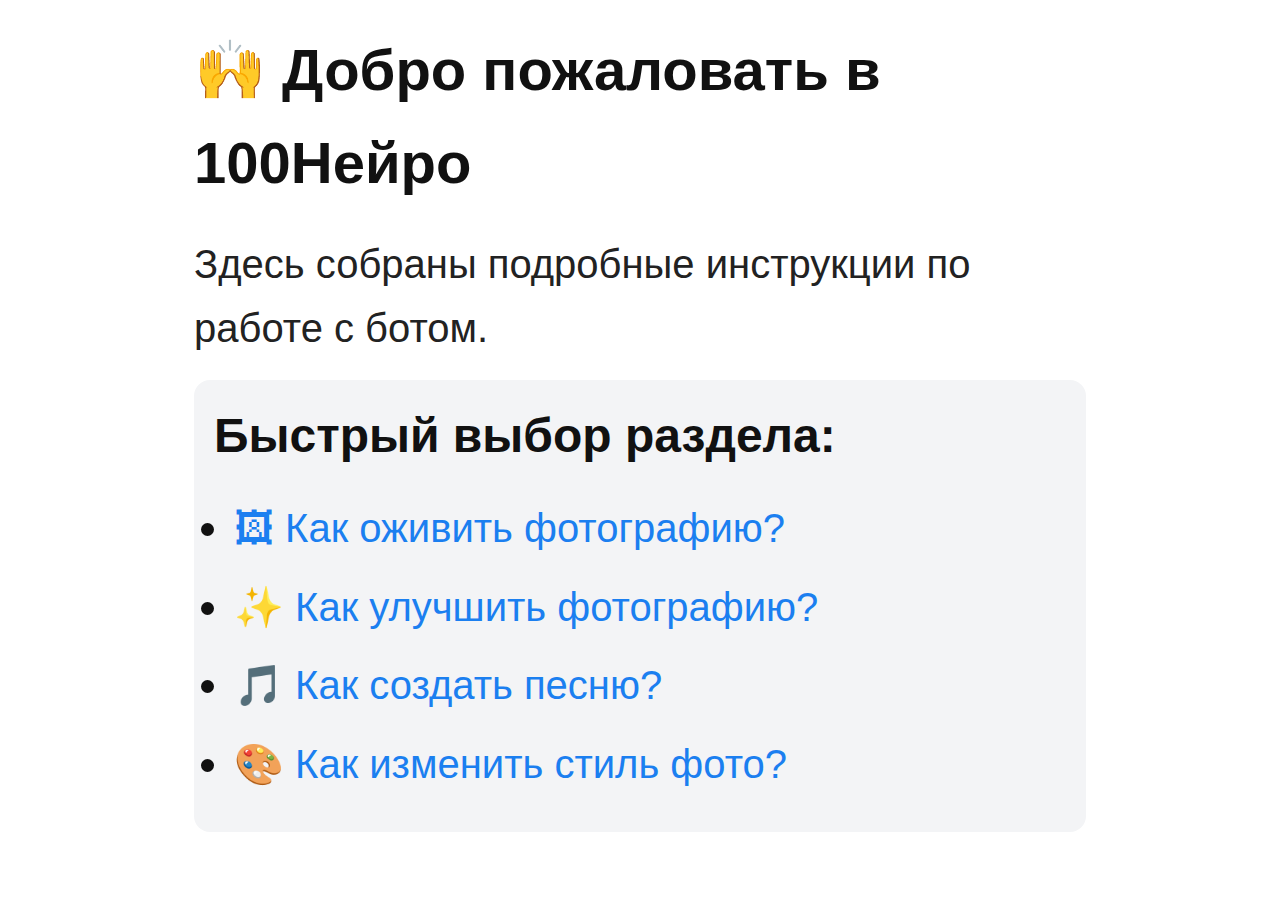
<file: index.html>
<!DOCTYPE html>
<html lang="ru">
<head>
    <meta charset="utf-8" />
    <title>100Нейро — мини‑приложение</title>
    <script src="https://telegram.org/js/telegram-web-app.js"></script>
    <link rel="stylesheet" href="./assets/styles.css">
</head>
<body>
    <h1>🙌 Добро пожаловать в 100Нейро</h1>
    <p>Здесь собраны подробные инструкции по работе с ботом.</p>

    <div class="card">
        <h3>Быстрый выбор раздела:</h3>
        <ul>
            <li><a href="./guides/live-photo.html">🖼 Как оживить фотографию?</a></li>
            <li><a href="./guides/improve-photo.html">✨ Как улучшить фотографию?</a></li>
            <li><a href="./guides/create-song.html">🎵 Как создать песню?</a></li>
            <li><a href="./guides/change-style.html">🎨 Как изменить стиль фото?</a></li>
        </ul>
    </div>

    <script src="./assets/script.js"></script>
</body>
</html>
</file>
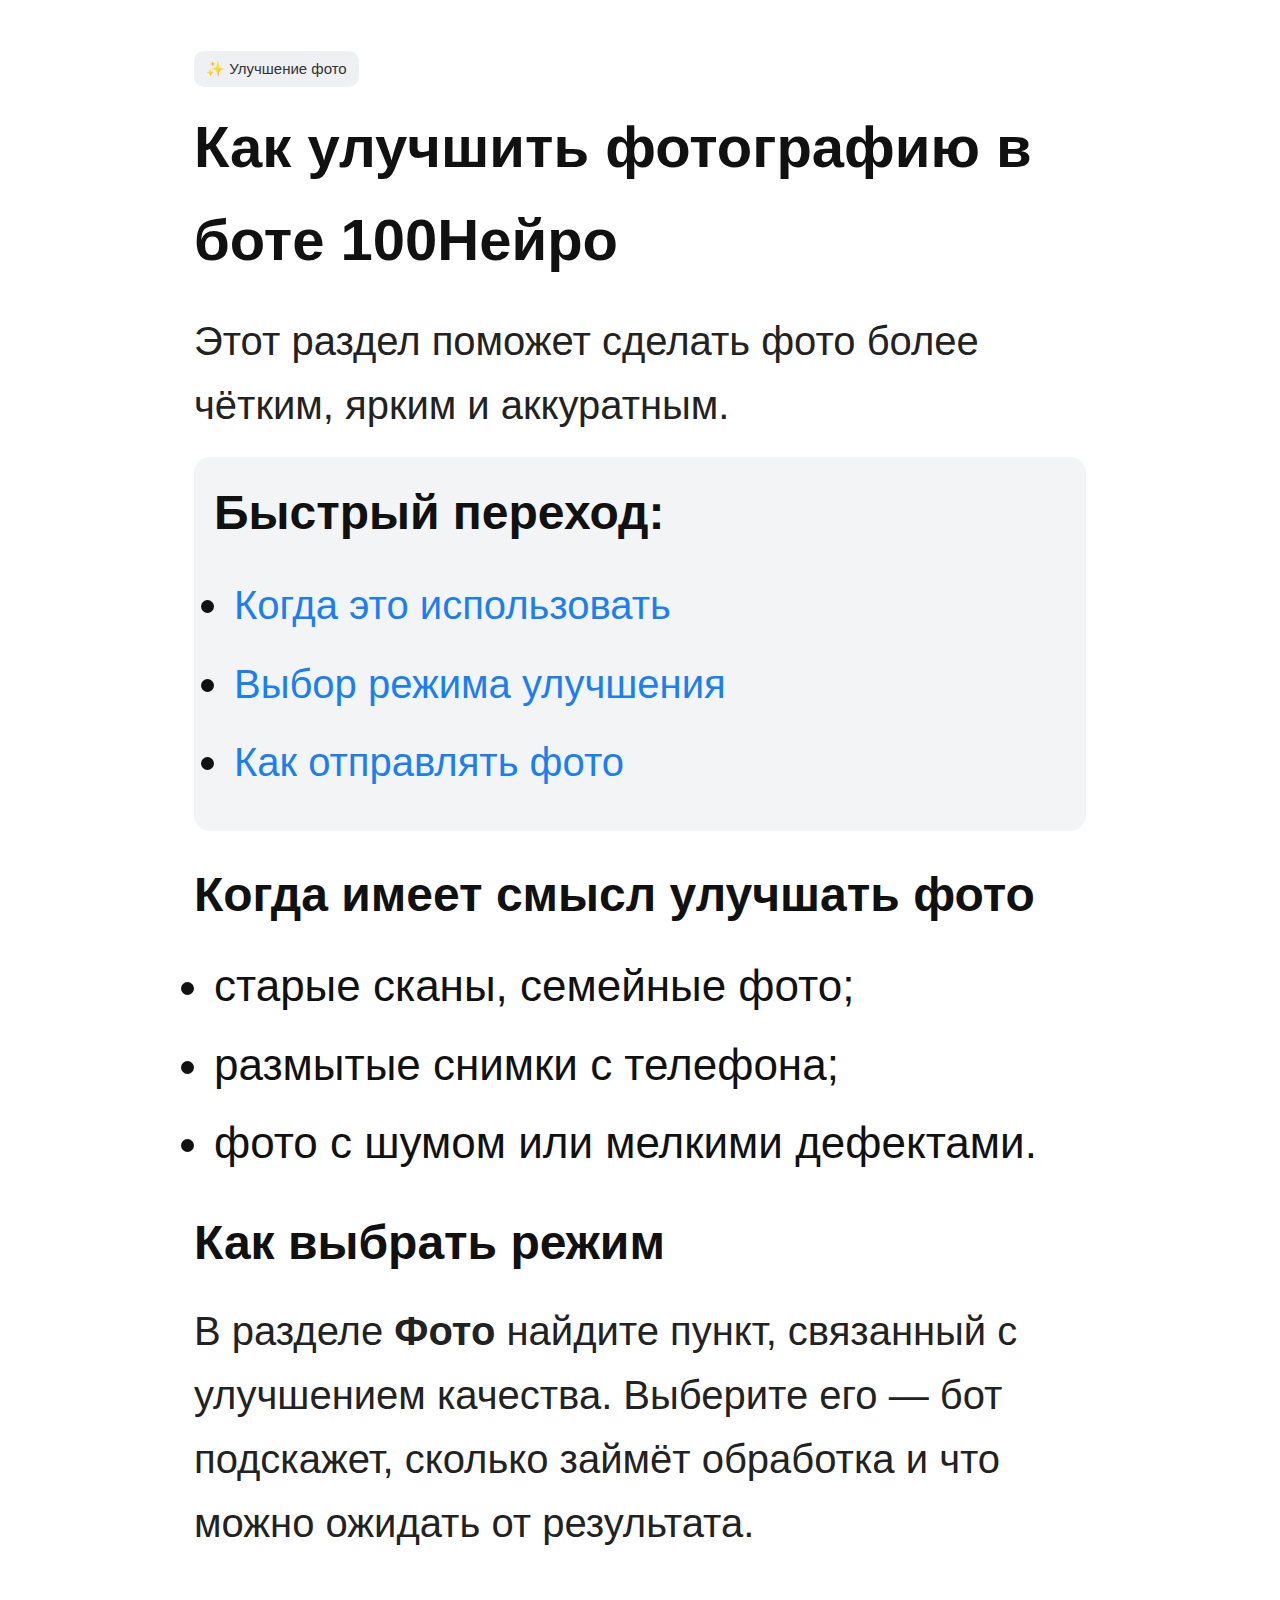
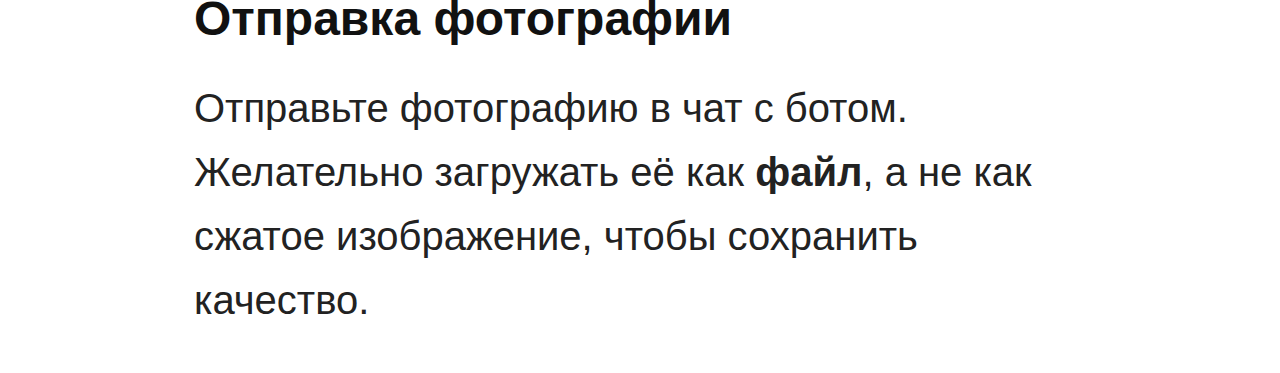
<file: improve-photo.html>
<!DOCTYPE html>
<html lang="ru">
<head>
    <meta charset="utf-8" />
    <title>Как улучшить фотографию — 100Нейро</title>
    <script src="https://telegram.org/js/telegram-web-app.js"></script>
    <link rel="stylesheet" href="../assets/styles.css">
</head>
<body>
    <span class="tag">✨ Улучшение фото</span>
    <h1>Как улучшить фотографию в боте 100Нейро</h1>

    <p>Этот раздел поможет сделать фото более чётким, ярким и аккуратным.</p>

    <div class="card">
        <h3>Быстрый переход:</h3>
        <ul>
            <li><a href="#when-use">Когда это использовать</a></li>
            <li><a href="#choose-model">Выбор режима улучшения</a></li>
            <li><a href="#send">Как отправлять фото</a></li>
        </ul>
    </div>

    <h2 id="when-use">Когда имеет смысл улучшать фото</h2>
    <ul>
        <li>старые сканы, семейные фото;</li>
        <li>размытые снимки с телефона;</li>
        <li>фото с шумом или мелкими дефектами.</li>
    </ul>

    <h2 id="choose-model">Как выбрать режим</h2>
    <p>В разделе <b>Фото</b> найдите пункт, связанный с улучшением качества. 
    Выберите его — бот подскажет, сколько займёт обработка и что можно ожидать от результата.</p>

    <h2 id="send">Отправка фотографии</h2>
    <p>Отправьте фотографию в чат с ботом. Желательно загружать её как <b>файл</b>, а не как сжатое изображение, чтобы сохранить качество.</p>

    <script src="../assets/script.js"></script>
</body>
</html>
</file>
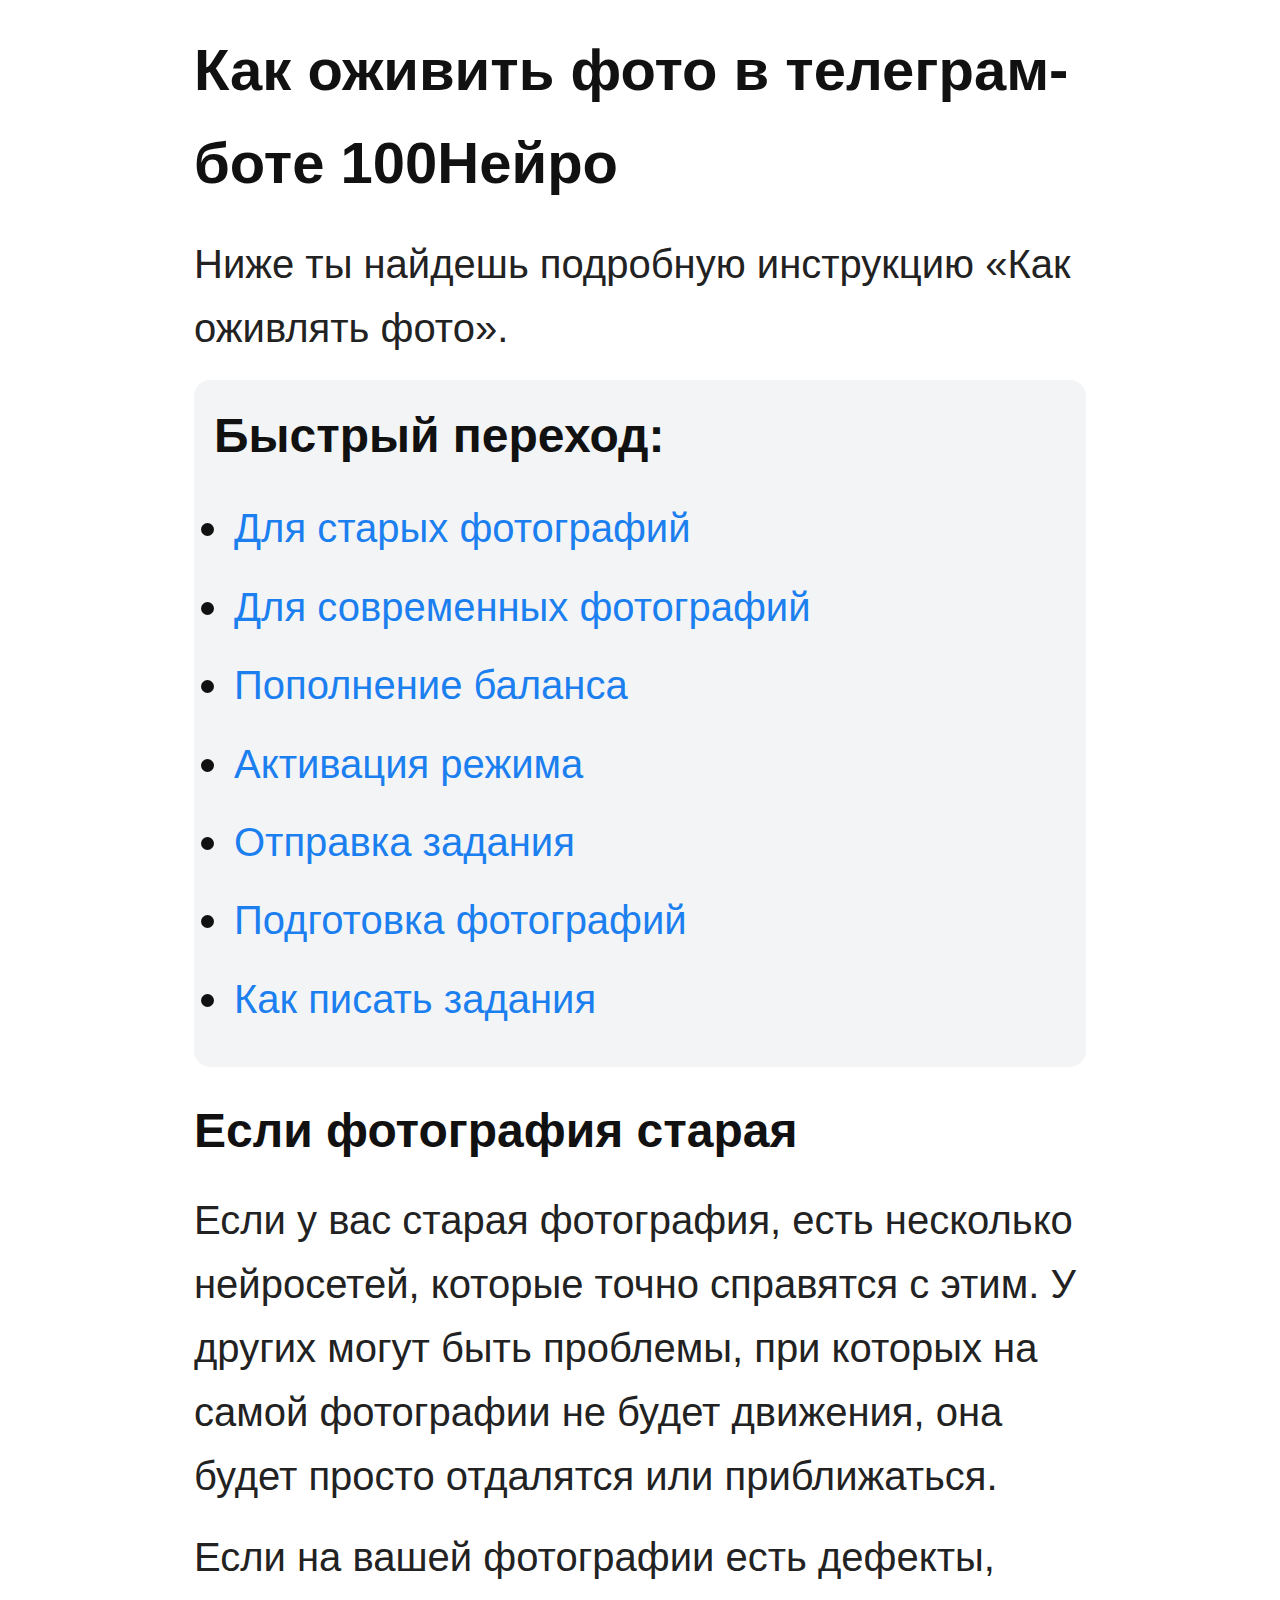
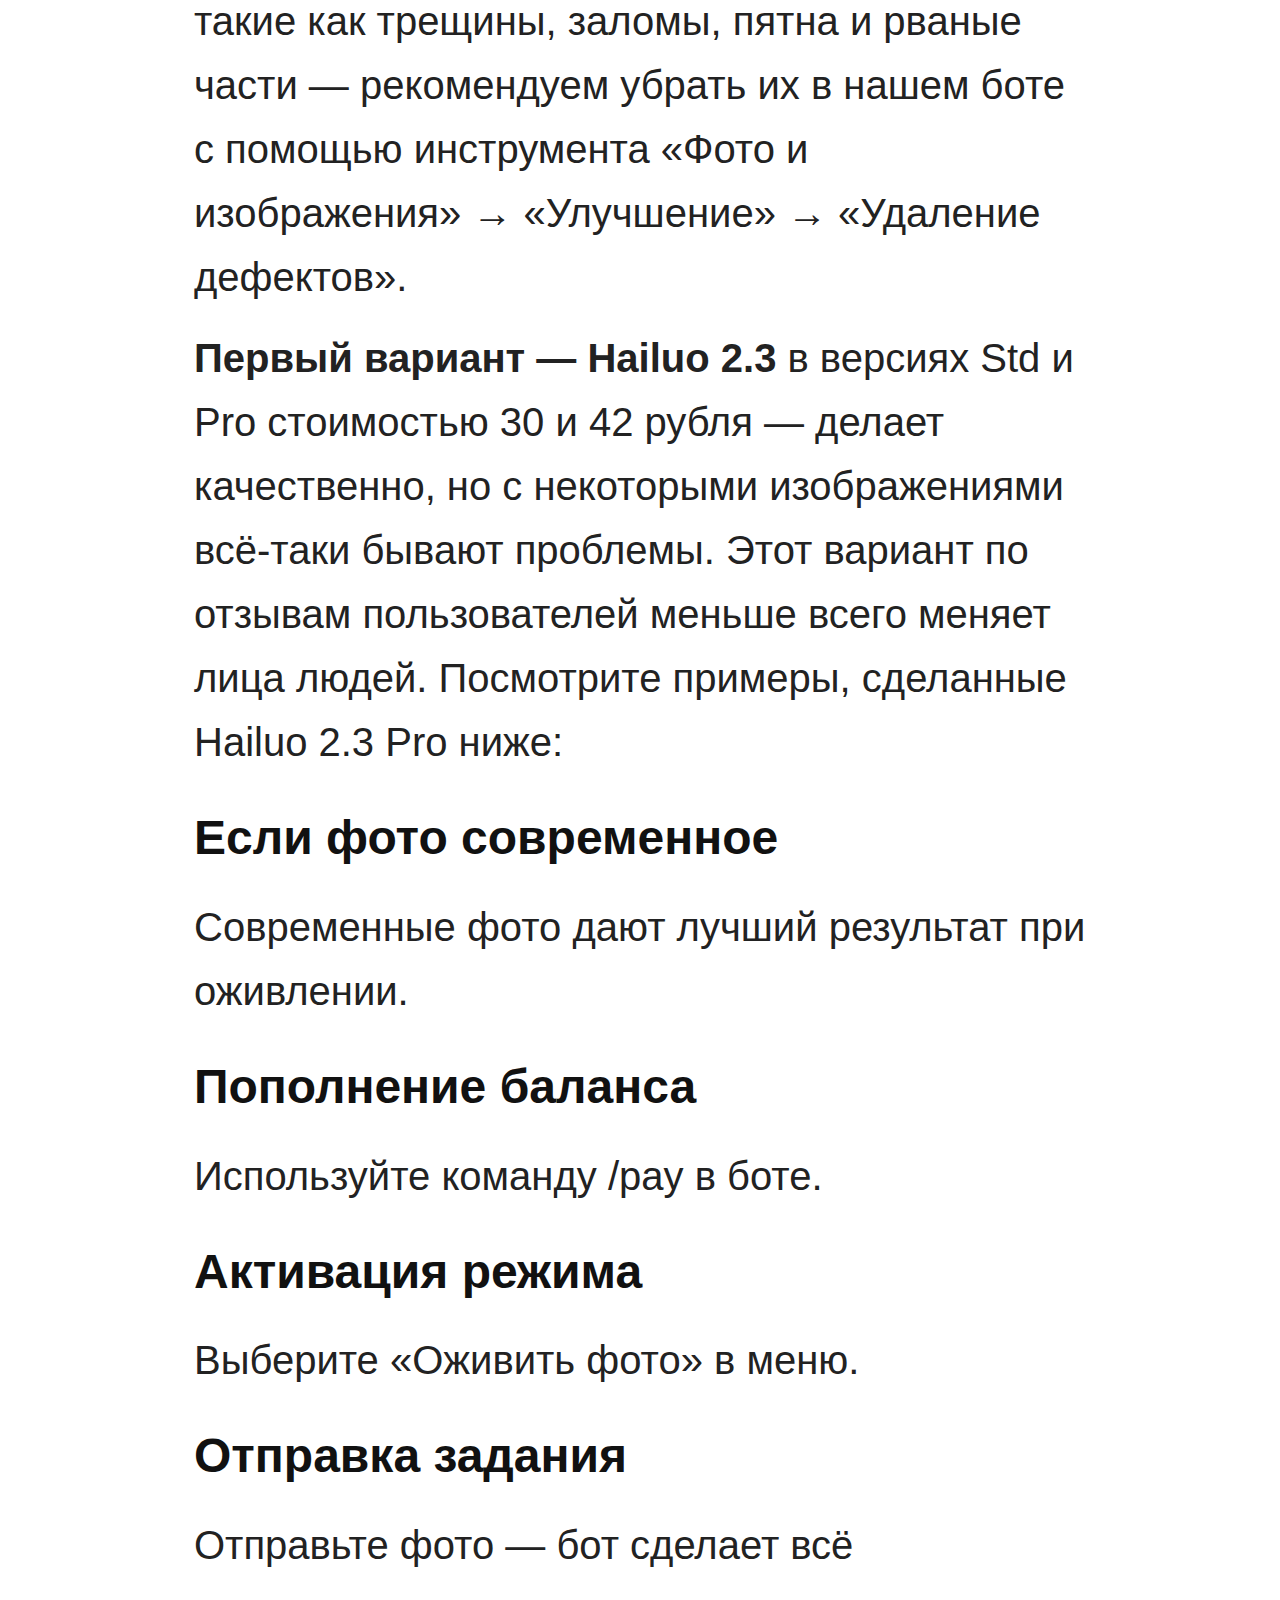
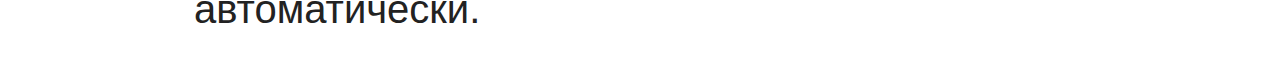
<file: live-photo.html>
<!DOCTYPE html>
<html lang="ru">
<head>
    <meta charset="UTF-8">
    <title>Оживление фото — 100Нейро</title>
    <link rel="stylesheet" href="/assets/styles.css">
    <script src="https://telegram.org/js/telegram-web-app.js"></script>
</head>

<body>

<h1>Как оживить фото в телеграм-боте 100Нейро</h1>

<p>
    Ниже ты найдешь подробную инструкцию «Как оживлять фото».
</p>

<div class="card">
    <h3>Быстрый переход:</h3>

    <ul>
        <li><a href="#">Для старых фотографий</a></li>
        <li><a href="#">Для современных фотографий</a></li>
        <li><a href="#">Пополнение баланса</a></li>
        <li><a href="#">Активация режима</a></li>
        <li><a href="#">Отправка задания</a></li>
        <li><a href="#">Подготовка фотографий</a></li>
        <li><a href="#">Как писать задания</a></li>
    </ul>
</div>


<h2 id="old">Если фотография старая</h2>
<p>
    Если у вас старая фотография, есть несколько нейросетей, которые точно справятся с этим. У других могут быть проблемы, при которых на самой фотографии не будет движения, она будет просто отдалятся или приближаться.
</p>
<p>
    Если на вашей фотографии есть дефекты, такие как трещины, заломы, пятна и рваные части — рекомендуем убрать их в нашем боте с помощью инструмента «Фото и изображения» → «Улучшение» → «Удаление дефектов».
</p>
<p>
    <b>Первый вариант — Hailuo 2.3</b> в версиях Std и Pro стоимостью 30 и 42 рубля — делает качественно, но с некоторыми изображениями всё-таки бывают проблемы. Этот вариант по отзывам пользователей меньше всего меняет лица людей. Посмотрите примеры, сделанные Hailuo 2.3 Pro ниже:
</p>

<h2 id="new">Если фото современное</h2>
<p>
    Современные фото дают лучший результат при оживлении.
</p>

<h2 id="balance">Пополнение баланса</h2>
<p>Используйте команду /pay в боте.</p>

<h2 id="activation">Активация режима</h2>
<p>Выберите «Оживить фото» в меню.</p>

<h2 id="send">Отправка задания</h2>
<p>Отправьте фото — бот сделает всё автоматически.</p>

</body>
</html>
</file>
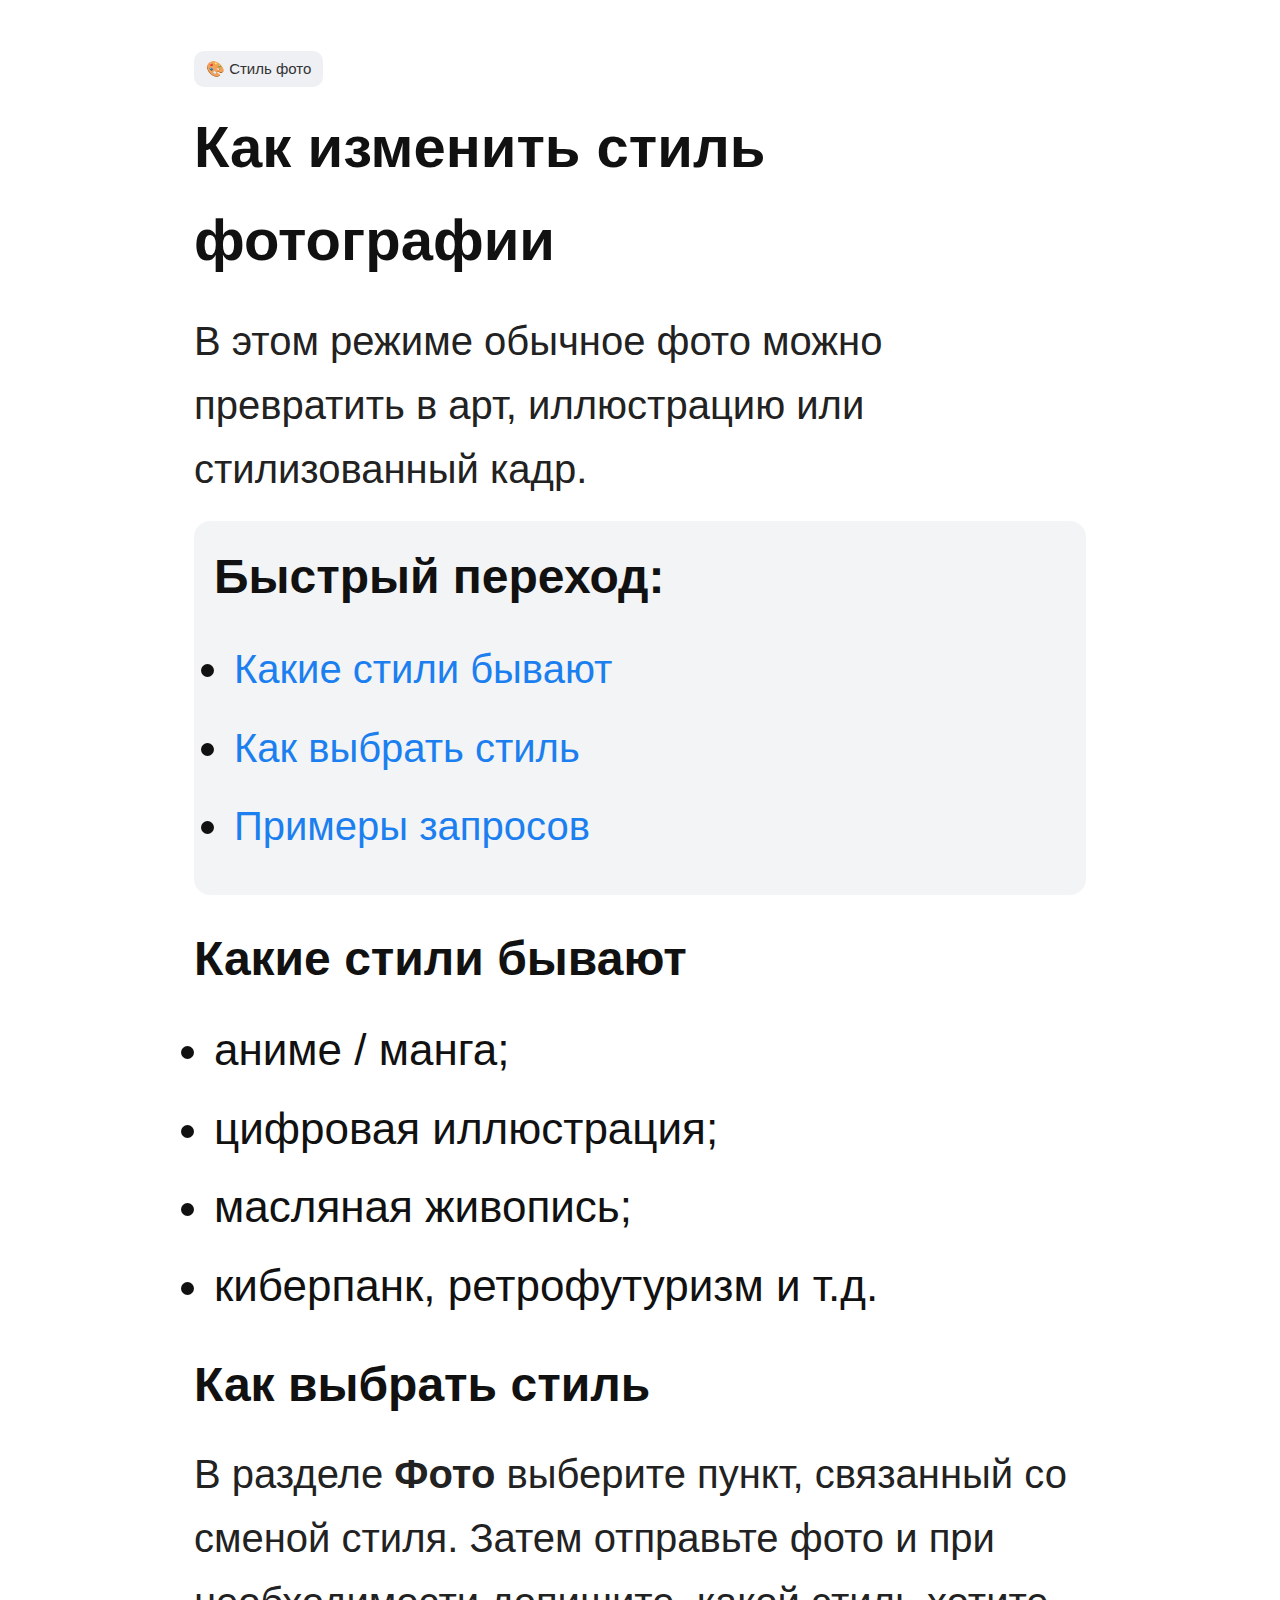
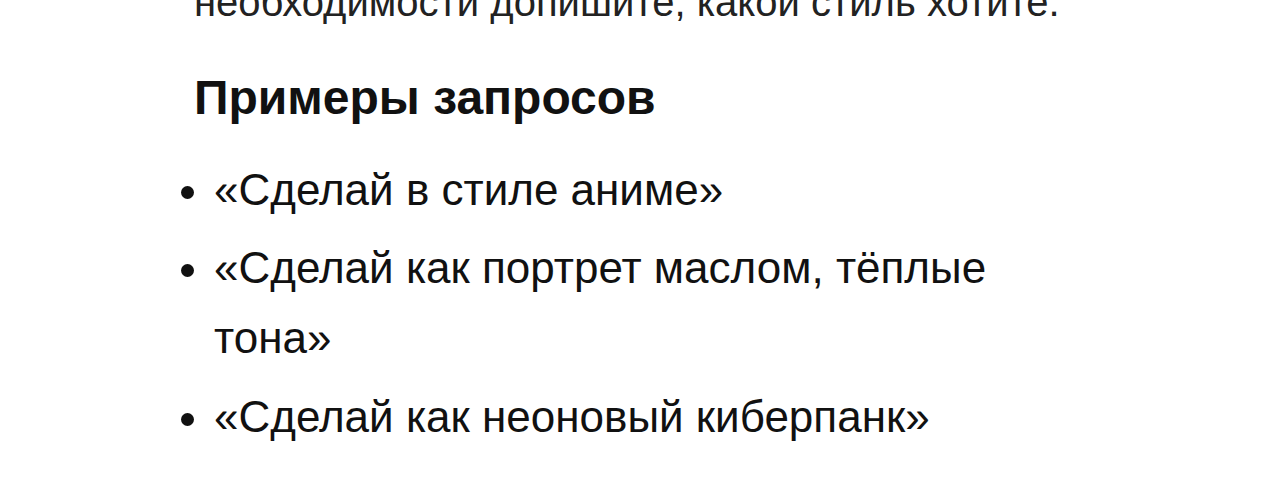
<file: guides/change-style.html>
<!DOCTYPE html>
<html lang="ru">
<head>
    <meta charset="utf-8" />
    <title>Как изменить стиль фото — 100Нейро</title>
    <script src="https://telegram.org/js/telegram-web-app.js"></script>
    <link rel="stylesheet" href="../assets/styles.css">
</head>
<body>
    <span class="tag">🎨 Стиль фото</span>
    <h1>Как изменить стиль фотографии</h1>

    <p>В этом режиме обычное фото можно превратить в арт, иллюстрацию или стилизованный кадр.</p>

    <div class="card">
        <h3>Быстрый переход:</h3>
        <ul>
            <li><a href="#styles">Какие стили бывают</a></li>
            <li><a href="#how">Как выбрать стиль</a></li>
            <li><a href="#examples">Примеры запросов</a></li>
        </ul>
    </div>

    <h2 id="styles">Какие стили бывают</h2>
    <ul>
        <li>аниме / манга;</li>
        <li>цифровая иллюстрация;</li>
        <li>масляная живопись;</li>
        <li>киберпанк, ретрофутуризм и т.д.</li>
    </ul>

    <h2 id="how">Как выбрать стиль</h2>
    <p>В разделе <b>Фото</b> выберите пункт, связанный со сменой стиля. Затем отправьте фото и при необходимости допишите, какой стиль хотите.</p>

    <h2 id="examples">Примеры запросов</h2>
    <ul>
        <li>«Сделай в стиле аниме»</li>
        <li>«Сделай как портрет маслом, тёплые тона»</li>
        <li>«Сделай как неоновый киберпанк»</li>
    </ul>

    <script src="../assets/script.js"></script>
</body>
</html>
</file>
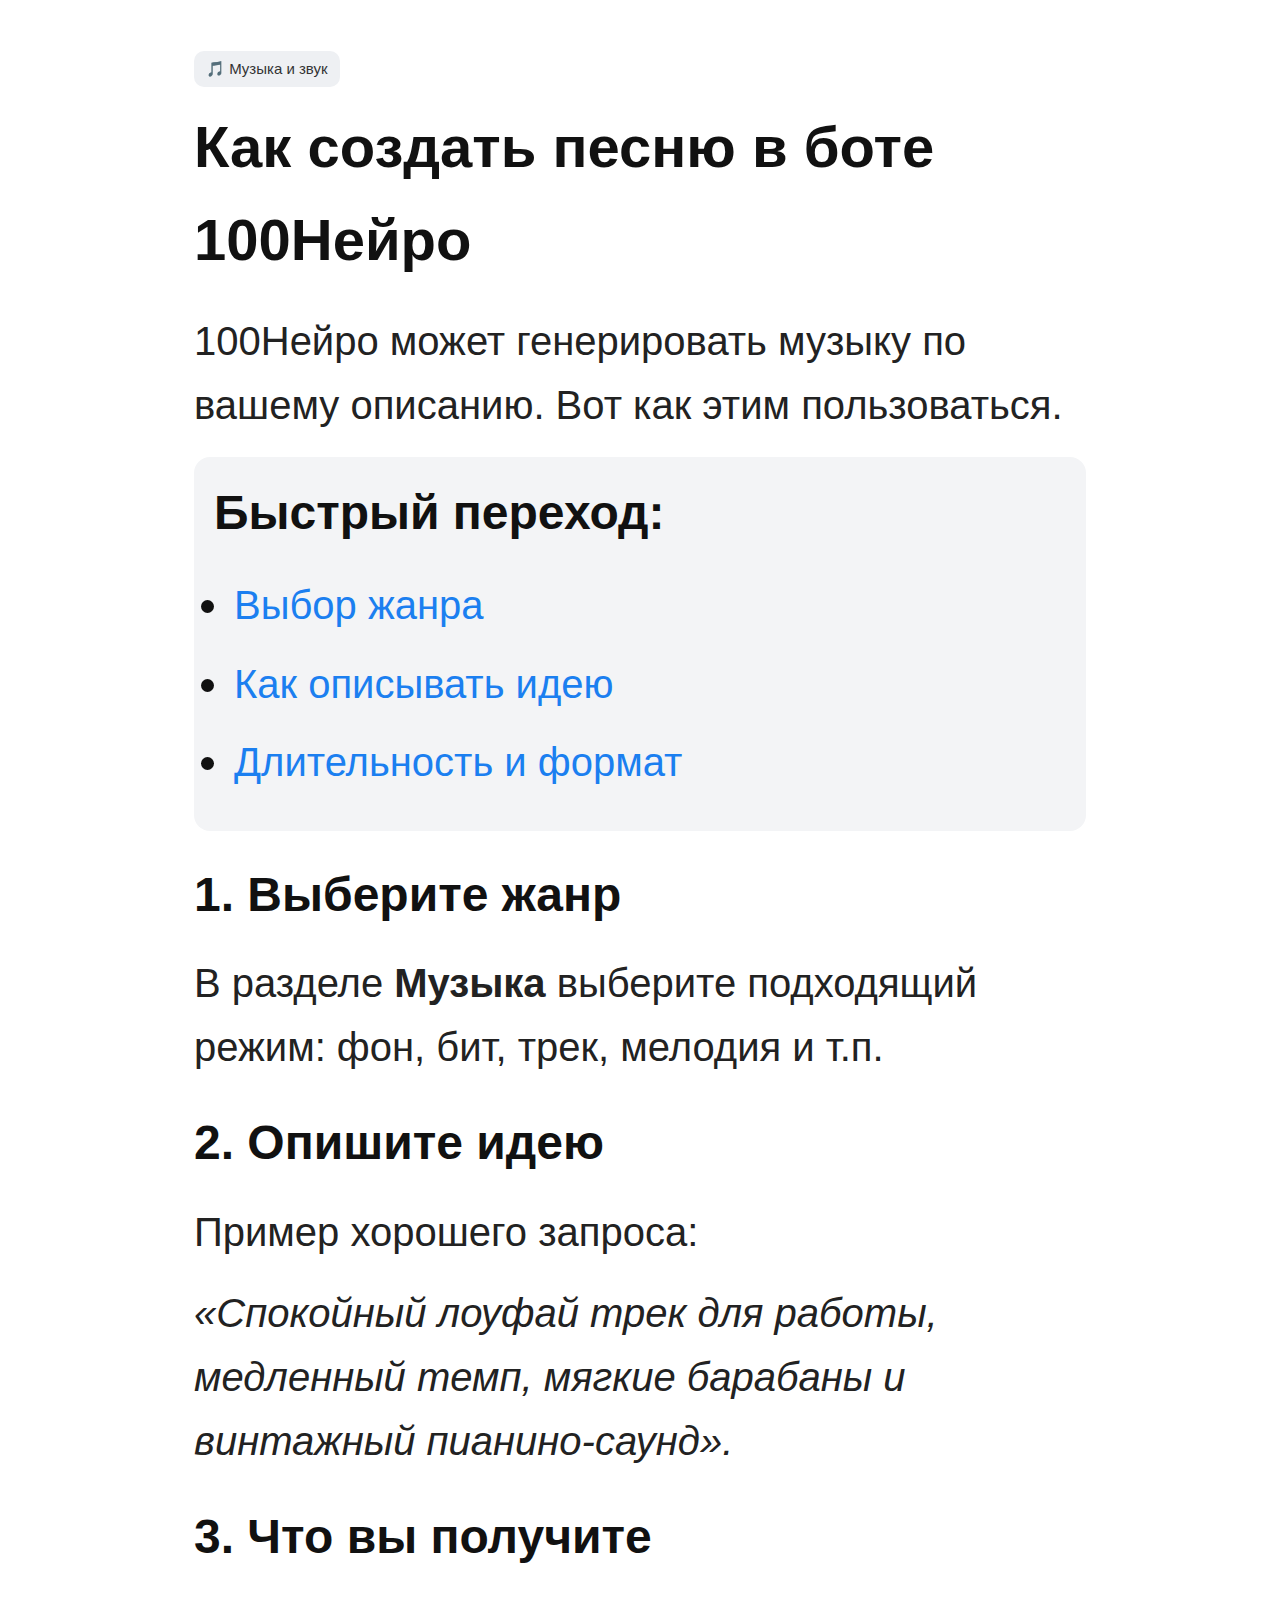
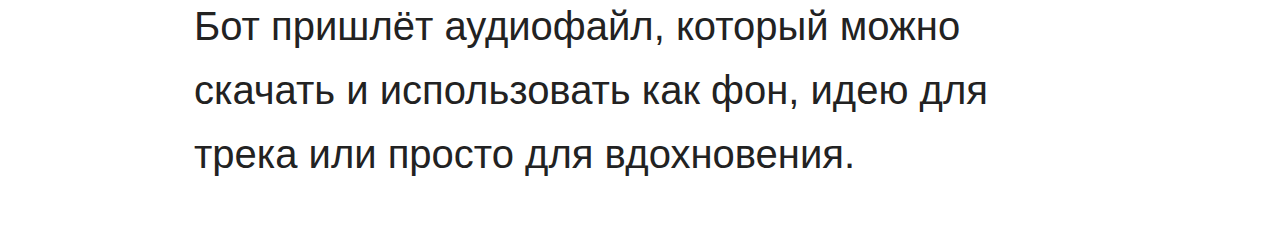
<file: guides/create-song.html>
<!DOCTYPE html>
<html lang="ru">
<head>
    <meta charset="utf-8" />
    <title>Как создать песню — 100Нейро</title>
    <script src="https://telegram.org/js/telegram-web-app.js"></script>
    <link rel="stylesheet" href="../assets/styles.css">
</head>
<body>
    <span class="tag">🎵 Музыка и звук</span>
    <h1>Как создать песню в боте 100Нейро</h1>

    <p>100Нейро может генерировать музыку по вашему описанию. Вот как этим пользоваться.</p>

    <div class="card">
        <h3>Быстрый переход:</h3>
        <ul>
            <li><a href="#genre">Выбор жанра</a></li>
            <li><a href="#prompt">Как описывать идею</a></li>
            <li><a href="#length">Длительность и формат</a></li>
        </ul>
    </div>

    <h2 id="genre">1. Выберите жанр</h2>
    <p>В разделе <b>Музыка</b> выберите подходящий режим: фон, бит, трек, мелодия и т.п.</p>

    <h2 id="prompt">2. Опишите идею</h2>
    <p>Пример хорошего запроса:</p>
    <p><i>«Спокойный лоуфай трек для работы, медленный темп, мягкие барабаны и винтажный пианино‑саунд».</i></p>

    <h2 id="length">3. Что вы получите</h2>
    <p>Бот пришлёт аудиофайл, который можно скачать и использовать как фон, идею для трека или просто для вдохновения.</p>


    <script src="../assets/script.js"></script>
<script>
    const platform = Telegram.WebApp.platform;

    // Android и desktop — уменьшаем масштаб
    if (platform === "android" || platform === "tdesktop") {
        document.body.classList.add("android-scale");
    }
</script>

</body>
</html>
</file>
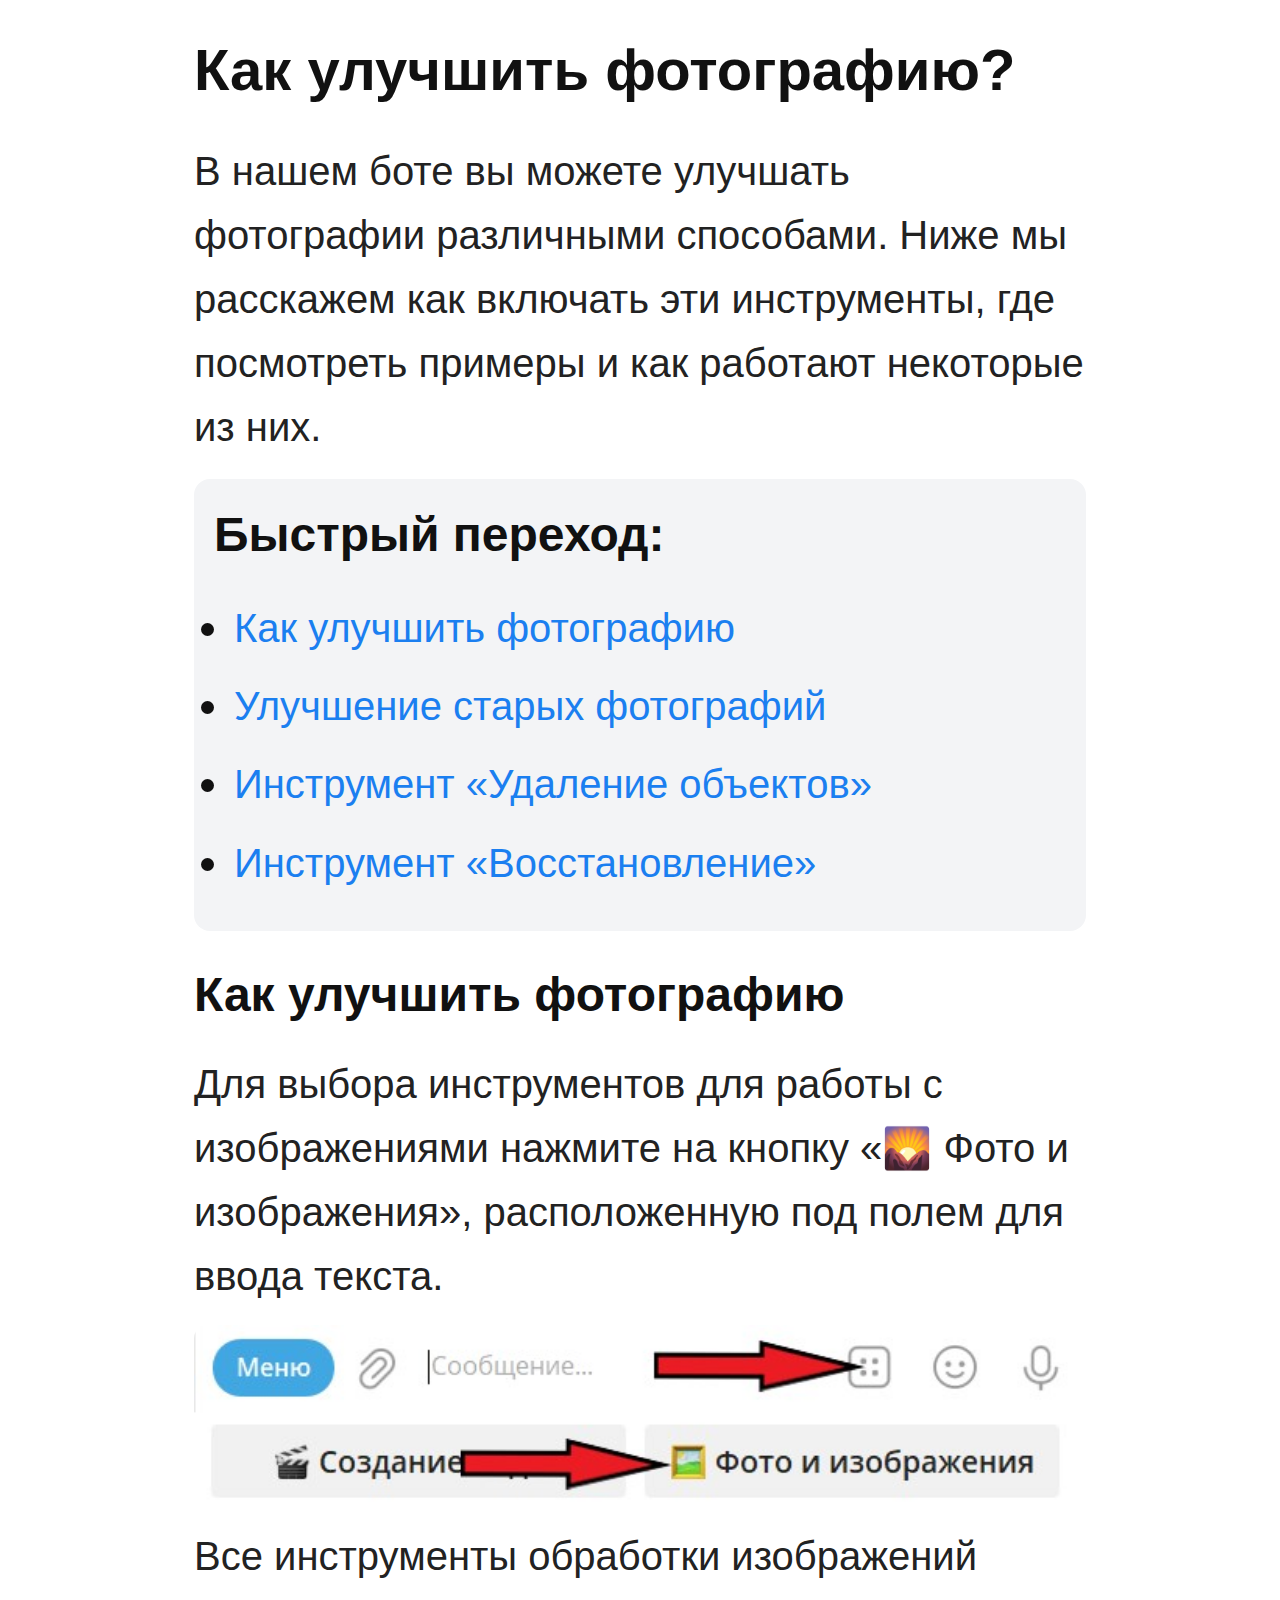
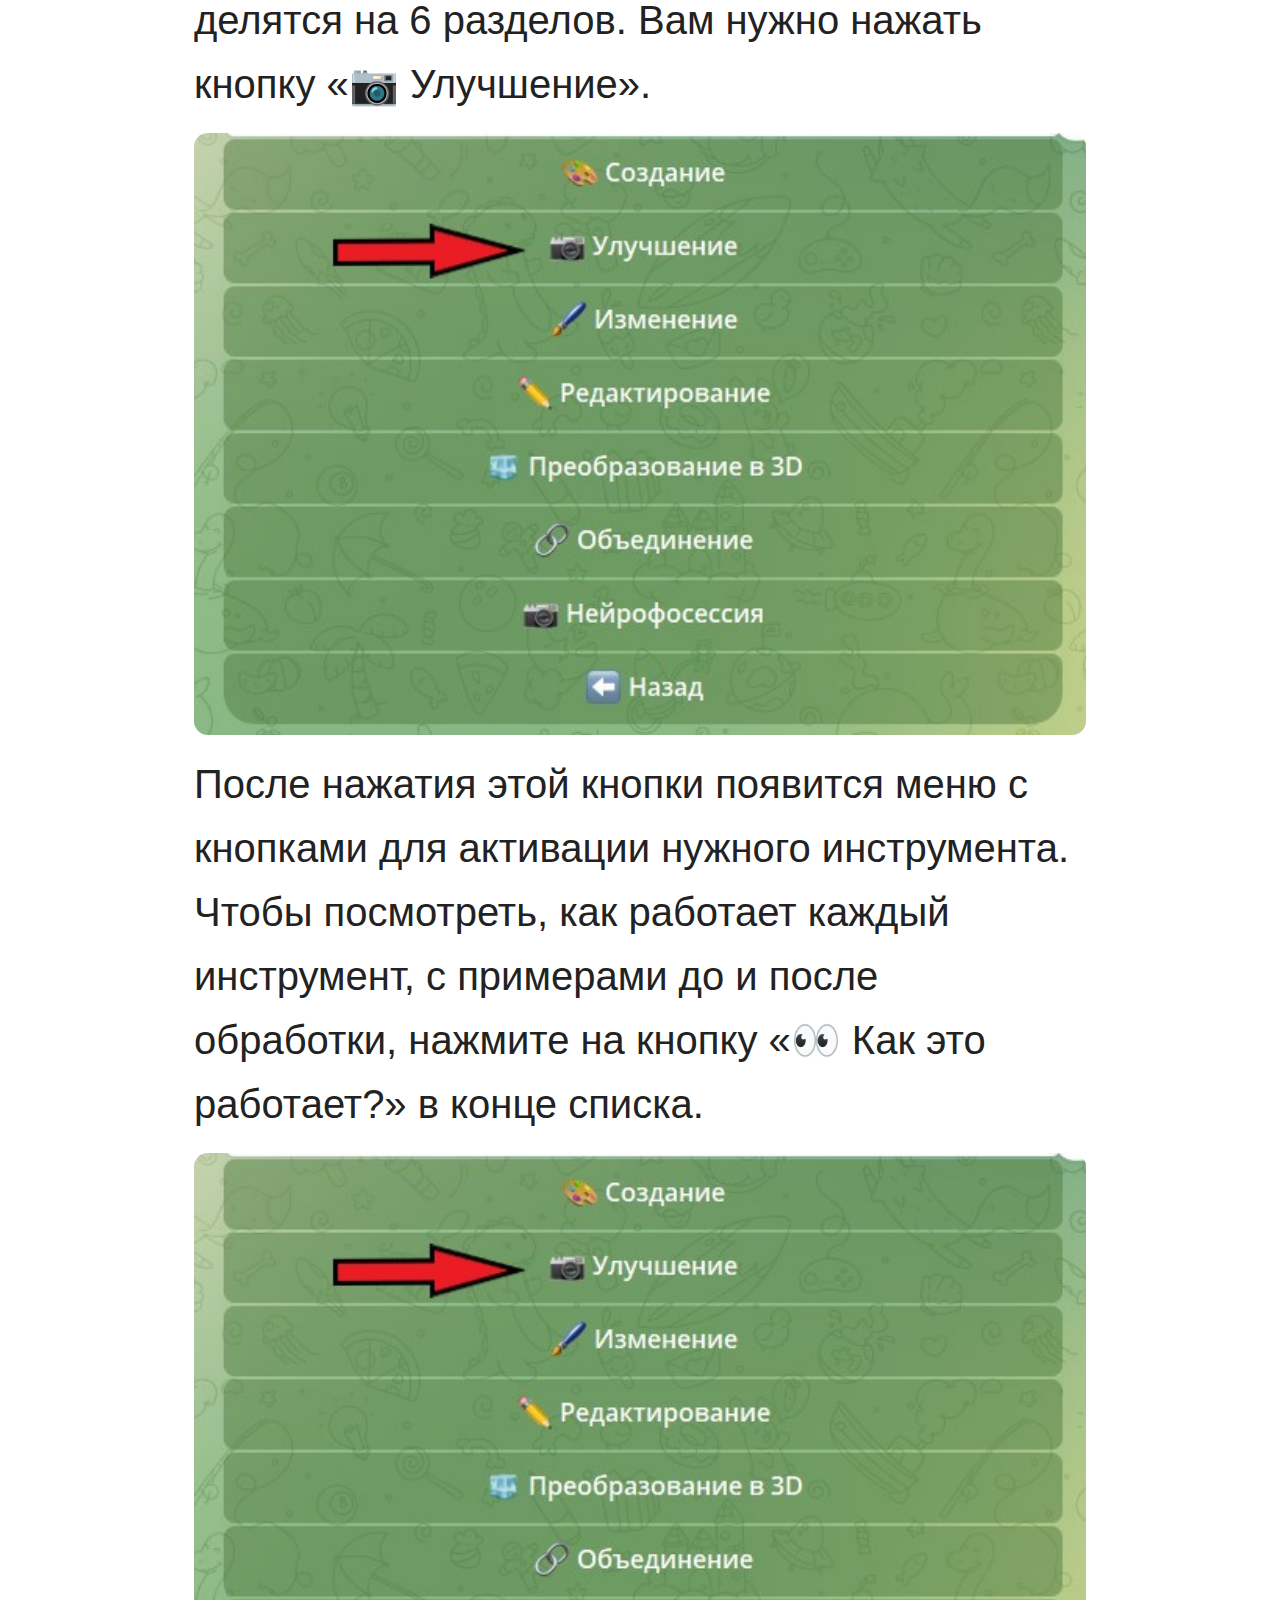
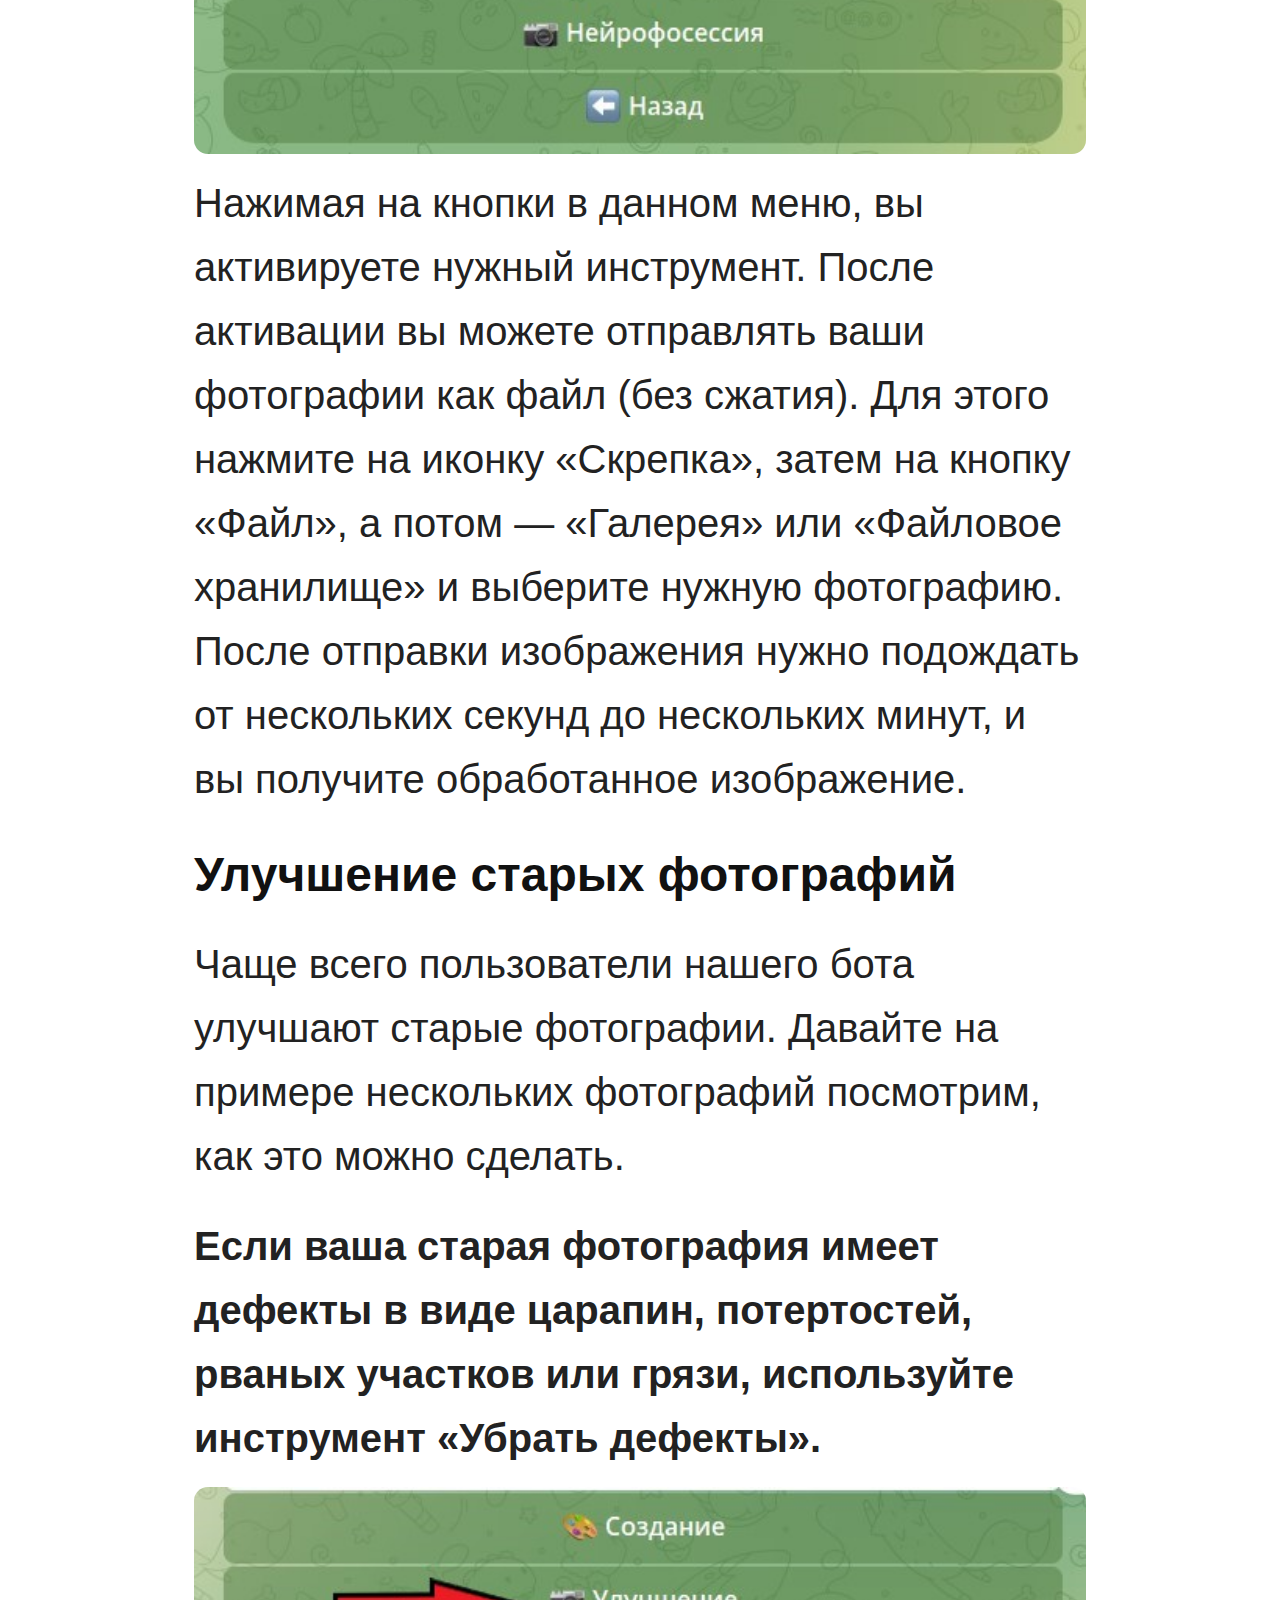
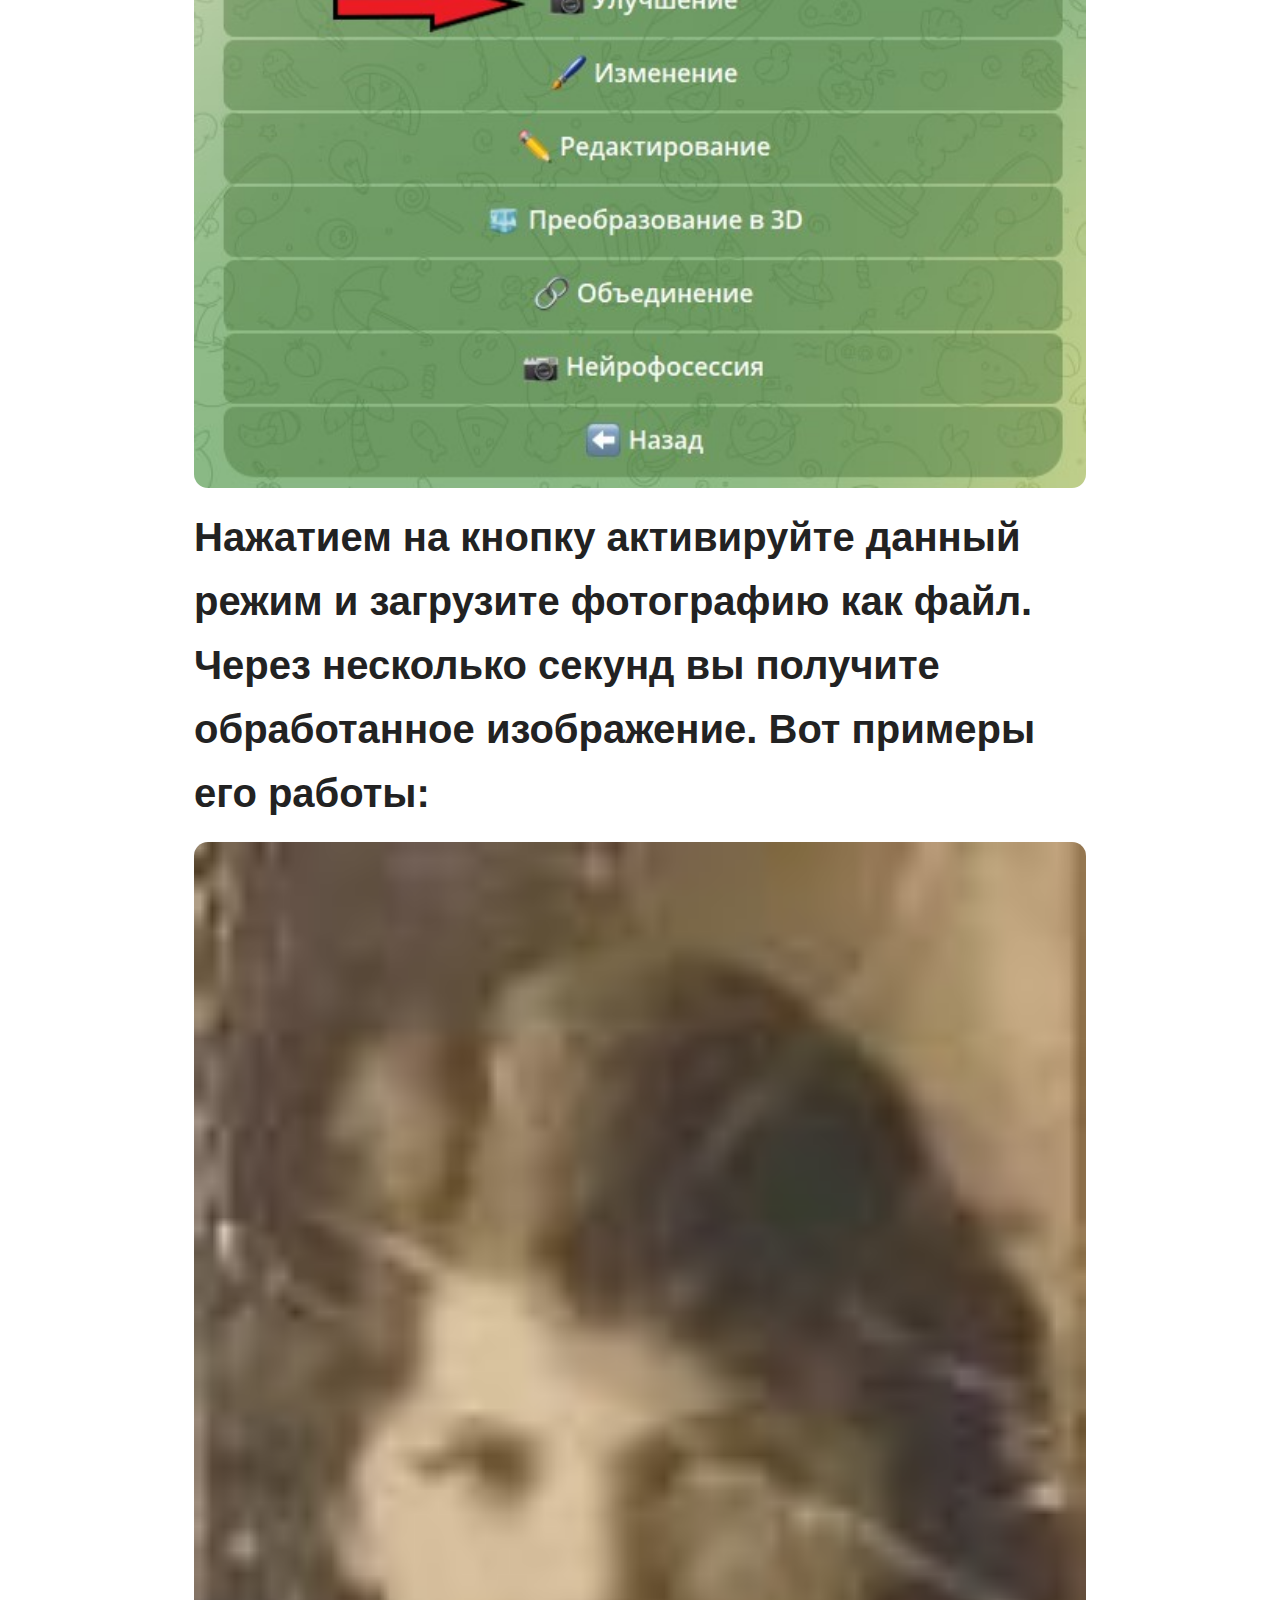
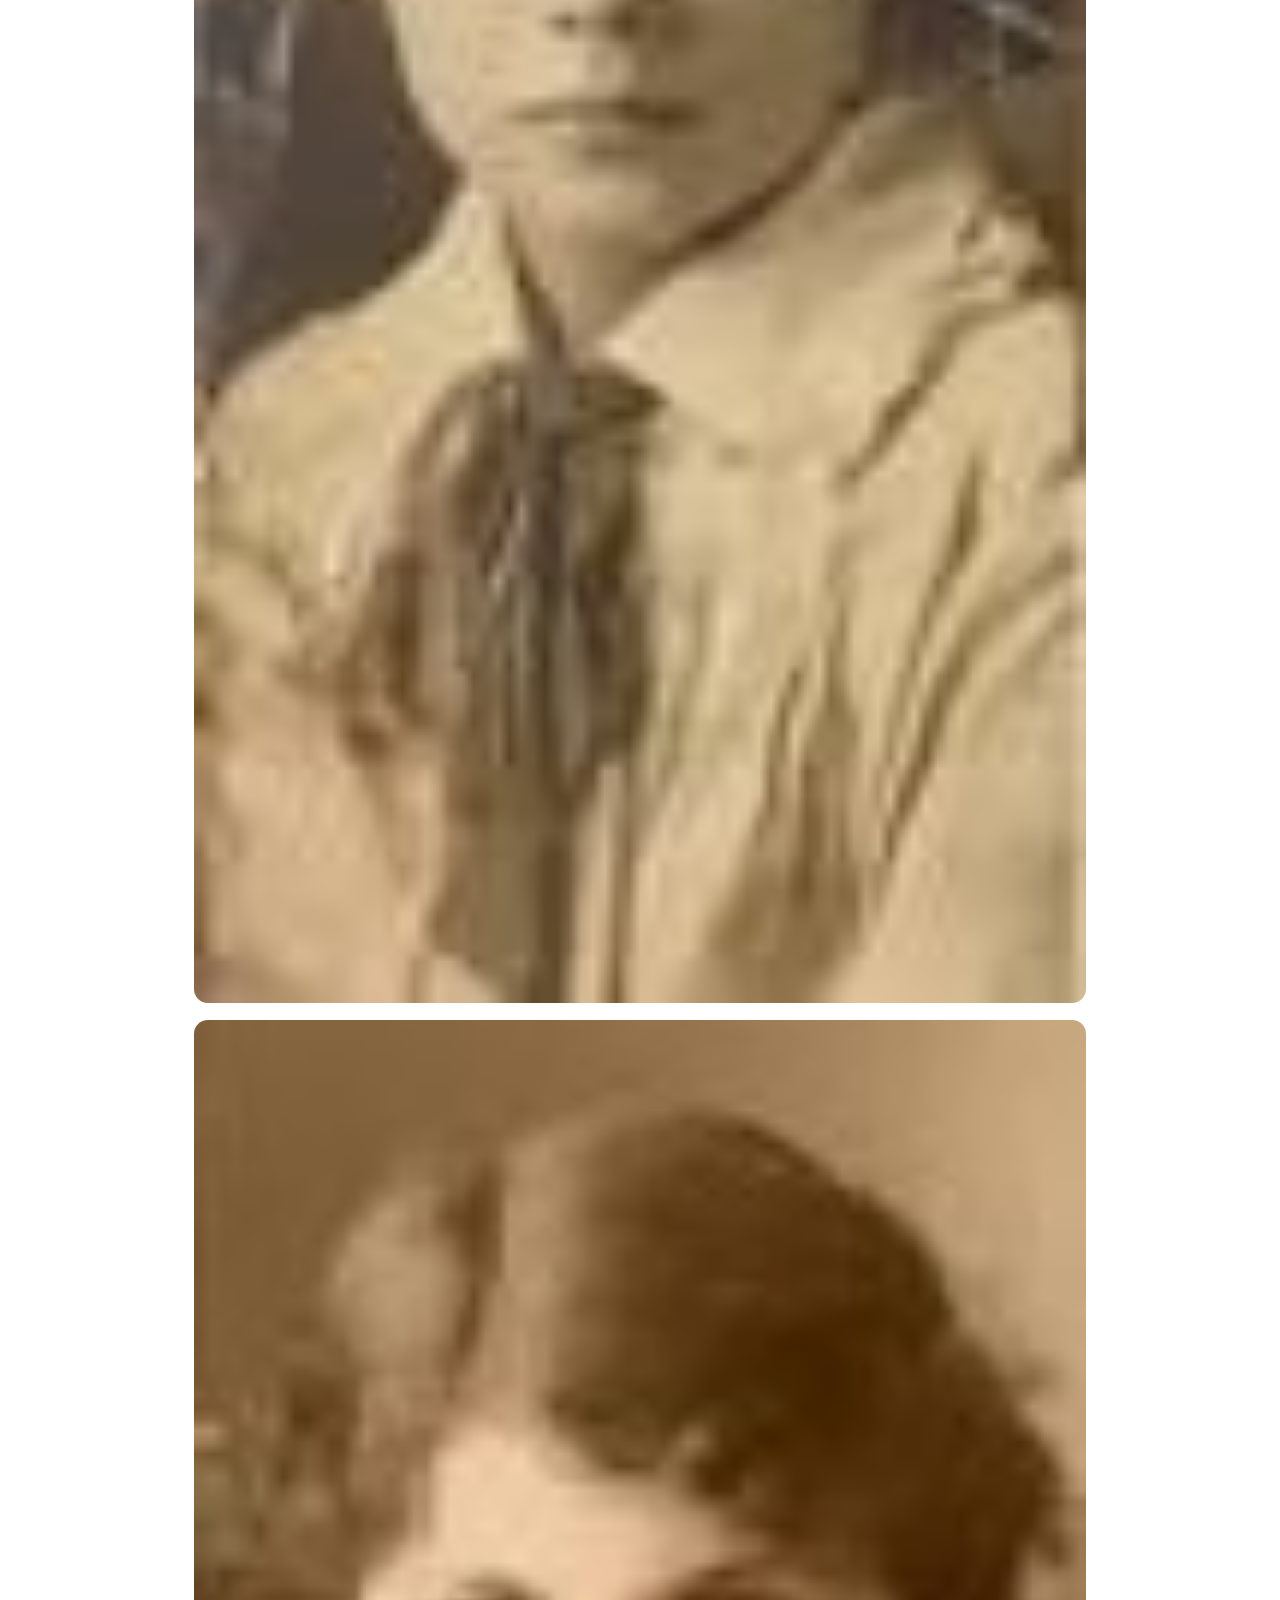
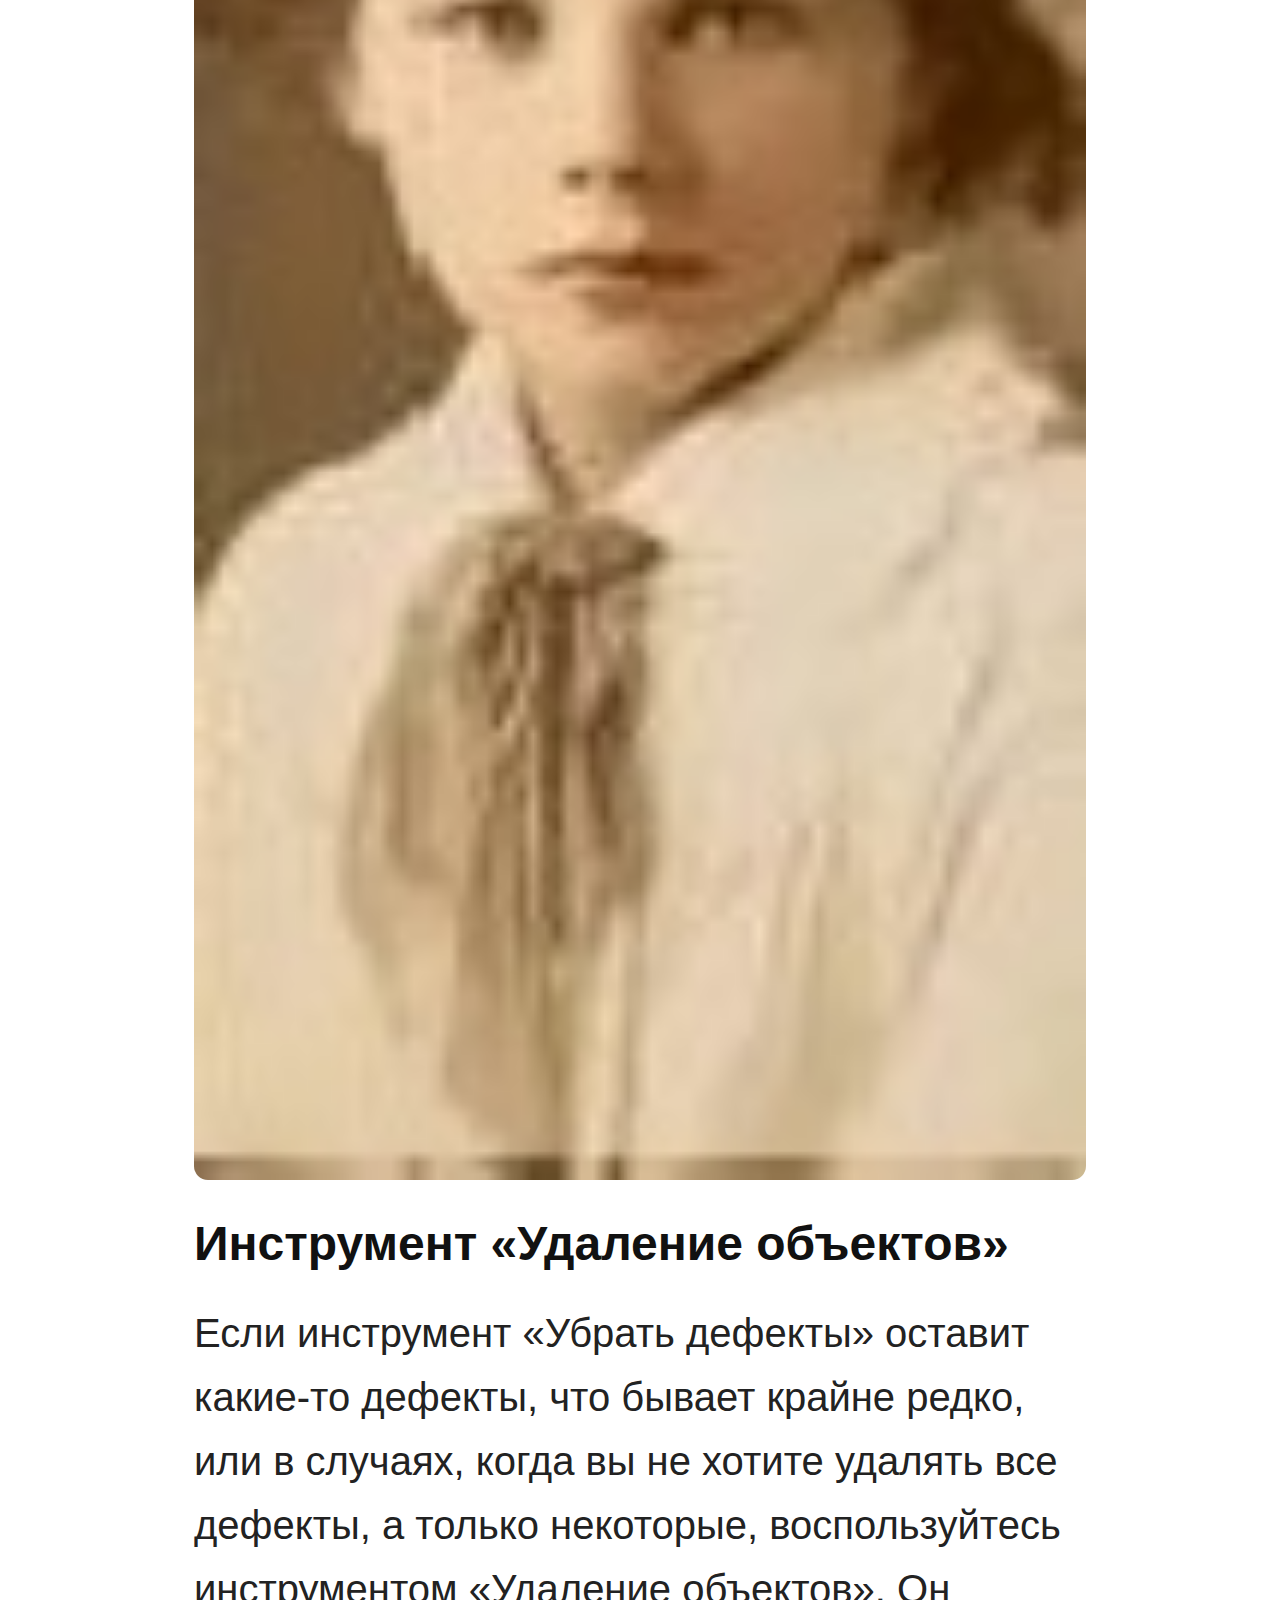
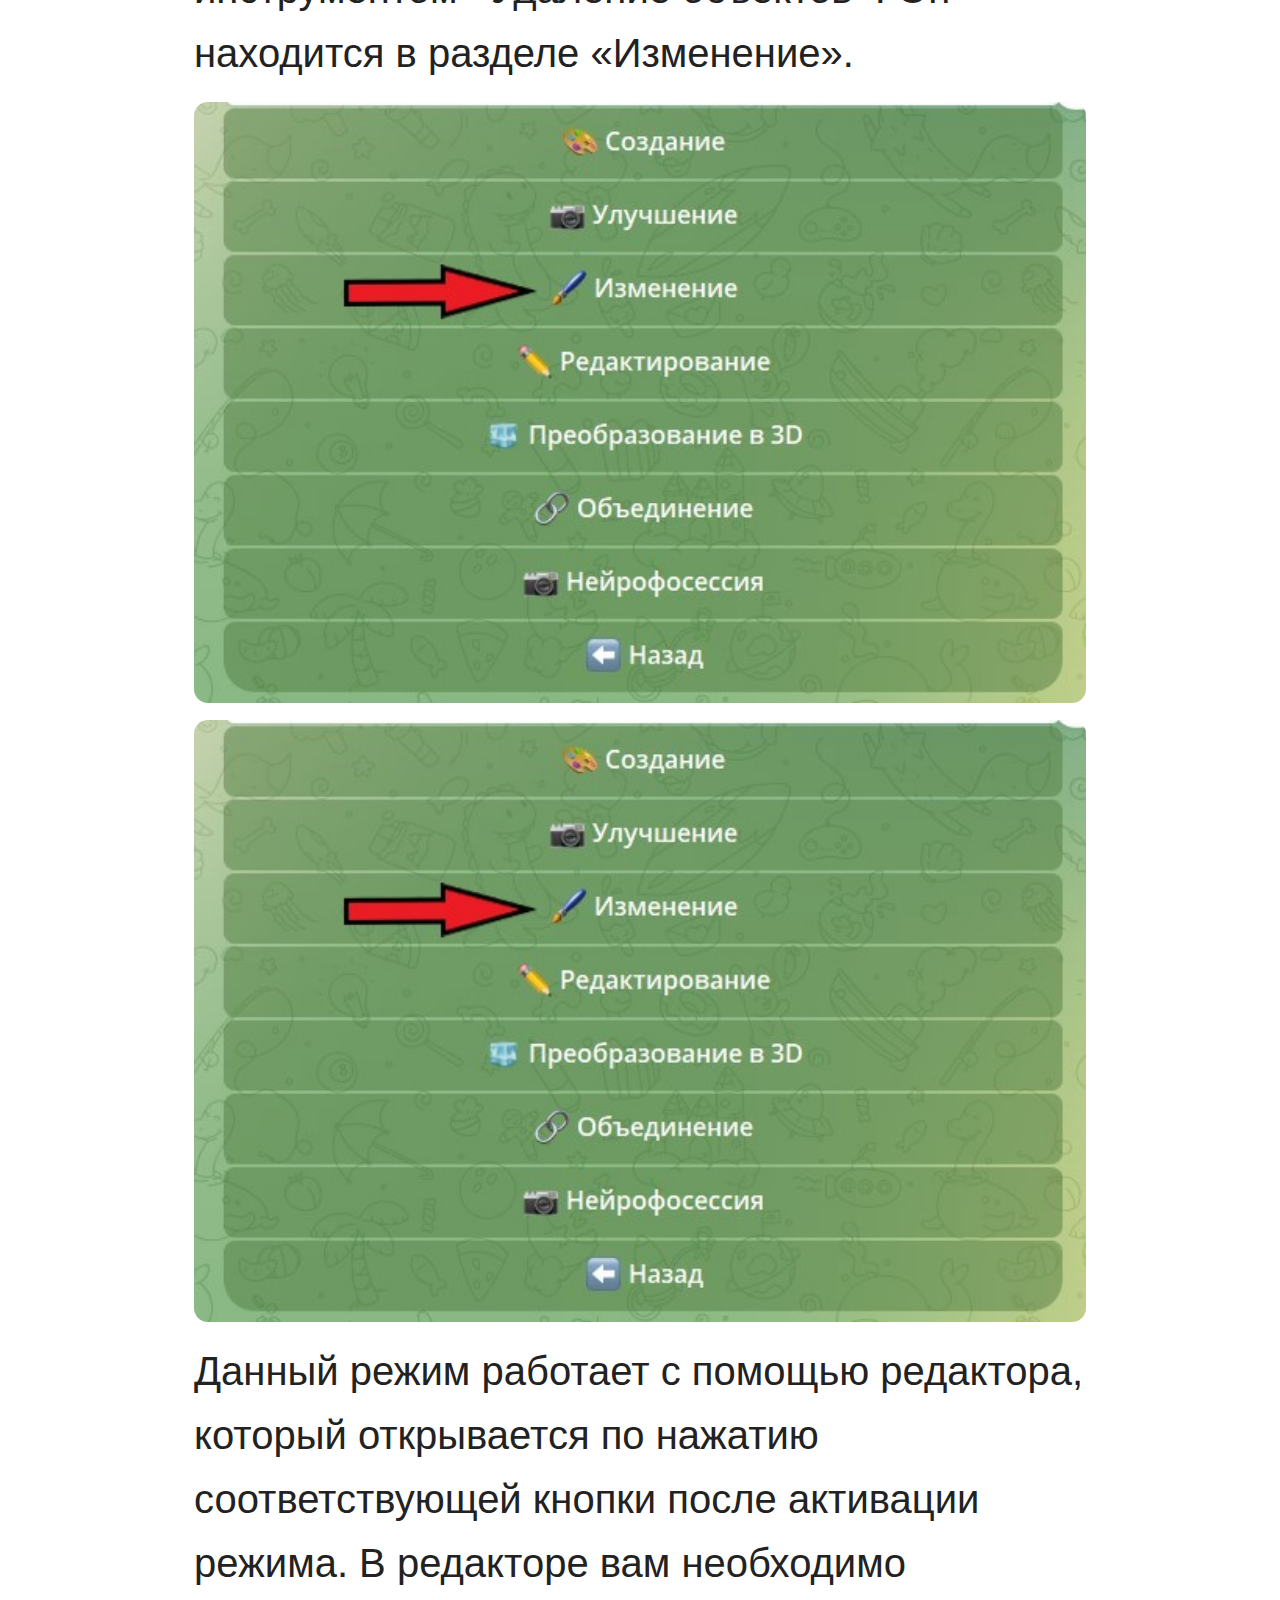
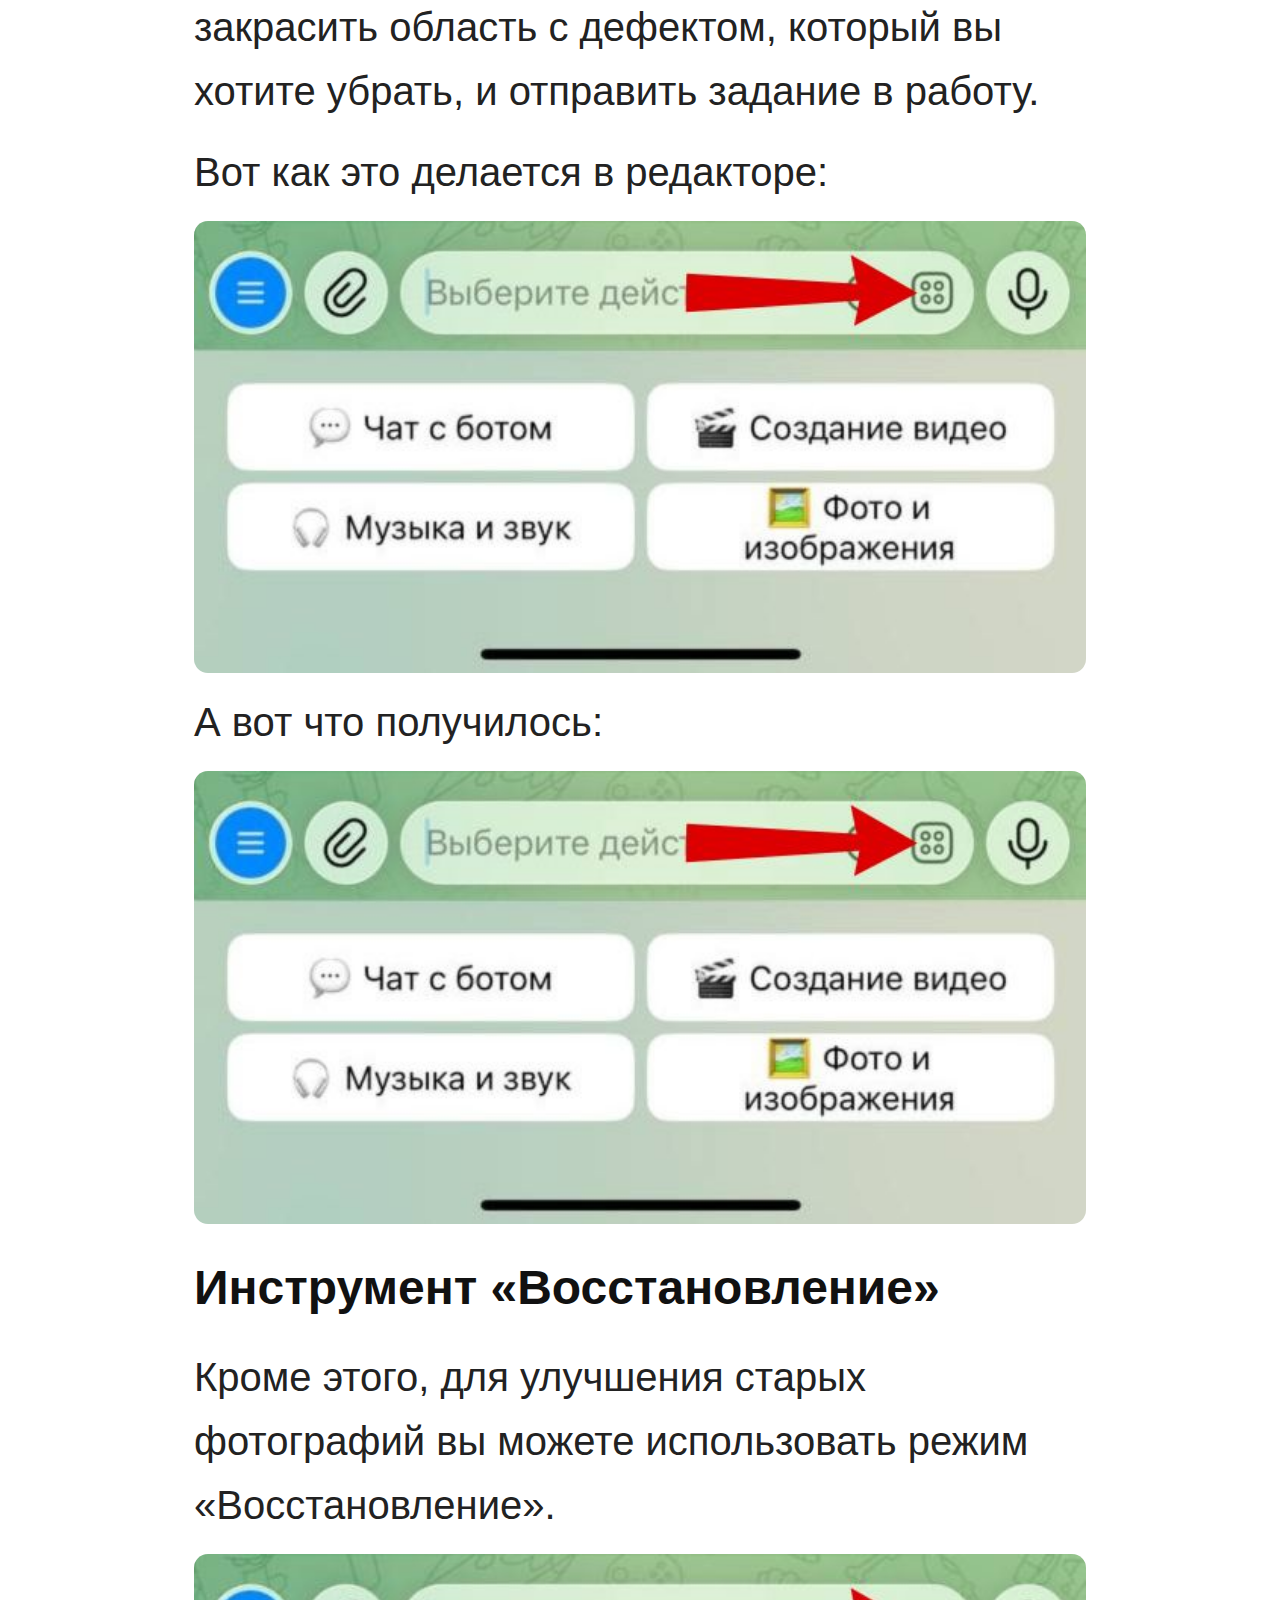
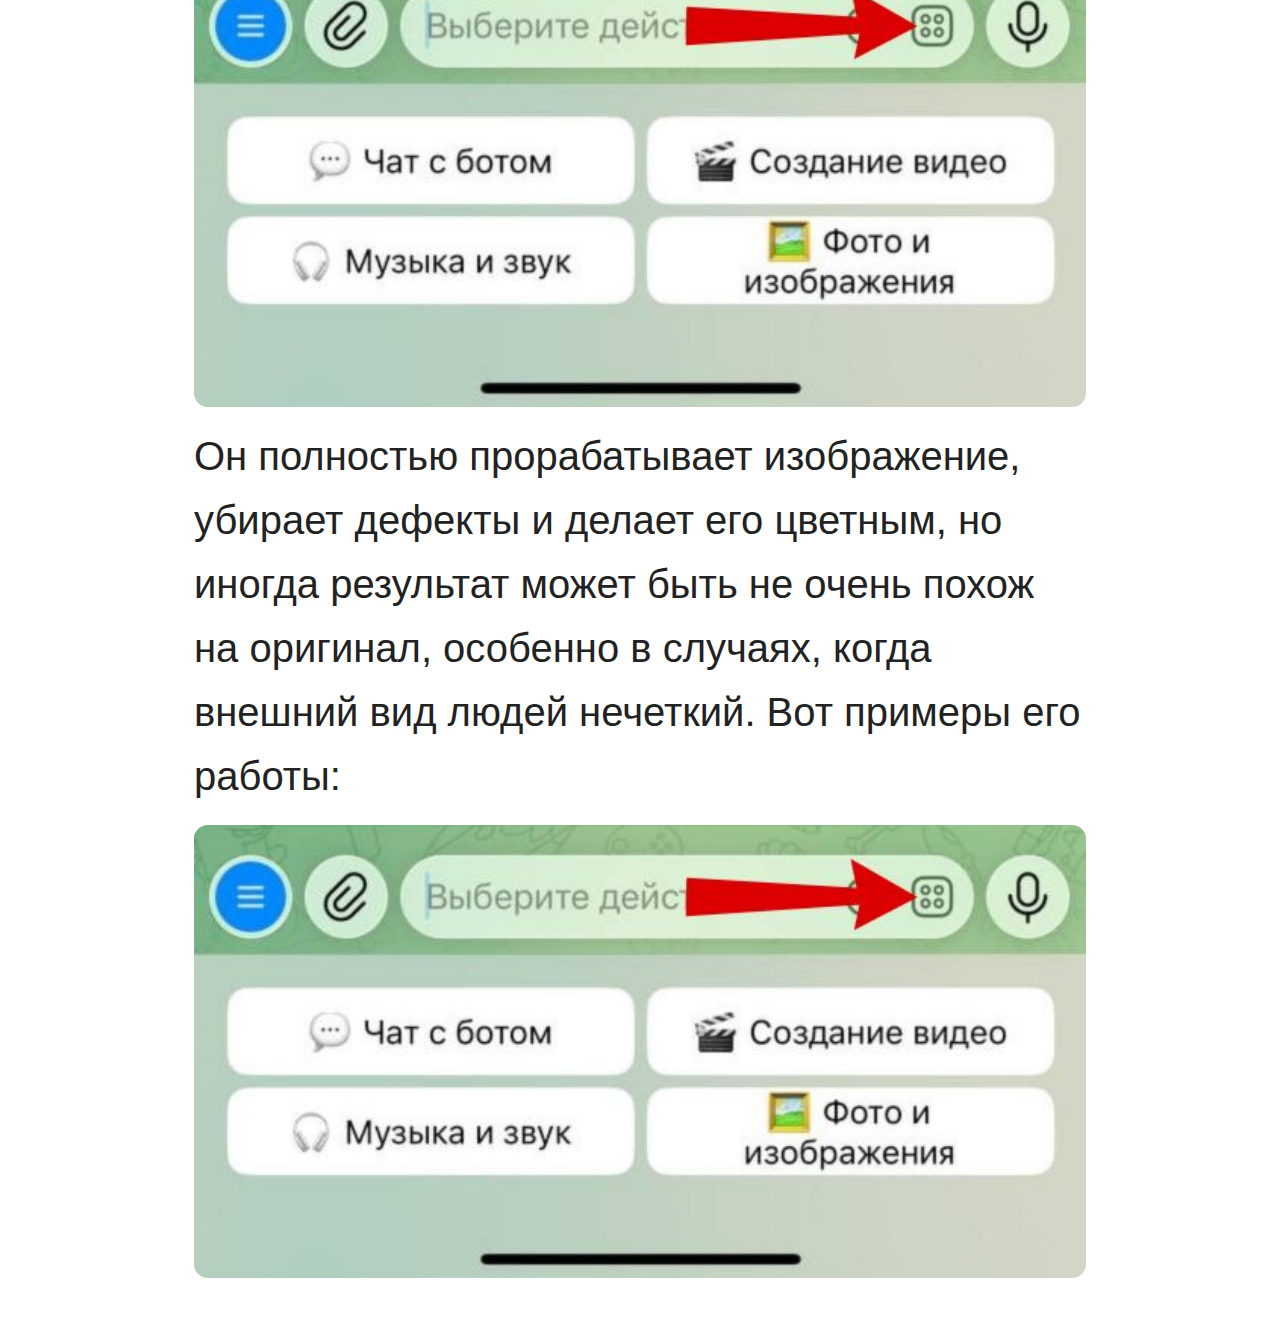
<file: guides/improve-photo.html>
<!DOCTYPE html>
<html lang="ru">
<head>
    <meta charset="utf-8" />
    <title>Как улучшить фотографию — 100Нейронок</title>
    <script src="https://telegram.org/js/telegram-web-app.js"></script>
    <link rel="stylesheet" href="../assets/styles.css">
</head>
<body>

    <h1>Как улучшить фотографию?</h1>

    <p>
        В нашем боте вы можете улучшать фотографии различными способами. Ниже мы расскажем как включать эти инструменты, где посмотреть примеры и как работают некоторые из них.
    </p>

    <div class="card">
        <h3>Быстрый переход:</h3>
        <ul>
            <li><a href="#how-use">Как улучшить фотографию</a></li>
            <li><a href="#old-foto">Улучшение старых фотографий</a></li>
            <li><a href="#delete-object">Инструмент «Удаление объектов»</a></li>
            <li><a href="#how-recovery">Инструмент «Восстановление»</a></li>
        </ul>
    </div>

    <h2 id="how-use">Как улучшить фотографию</h2>
    <p>
       Для выбора инструментов для работы с изображениями нажмите на кнопку «🌄 Фото и изображения», расположенную под полем для ввода текста.
    </p>
    <p>
  <img src="../assets/activation2.jpg" alt="Активация" />
</p>
    <p>
    Все инструменты обработки изображений делятся на 6 разделов. Вам нужно нажать кнопку «📷 Улучшение».
    </p>
    <p>
        <img src="../assets/Foto1.2.jpg" alt="Активация" />
    </p>
    <p>
        После нажатия этой кнопки появится меню с кнопками для активации нужного инструмента.
        Чтобы посмотреть, как работает каждый инструмент, с примерами до и после обработки, нажмите на кнопку «👀 Как это работает?» в конце списка.
    </p>
    <p>
  <img src="../assets/Foto1.2.jpg" alt="Активация" />
</p>
    <p>
        Нажимая на кнопки в данном меню, вы активируете нужный инструмент.
        После активации вы можете отправлять ваши фотографии как файл (без сжатия).
        Для этого нажмите на иконку «Скрепка», затем на кнопку «Файл», а потом — «Галерея» или «Файловое хранилище» и выберите нужную фотографию.
        После отправки изображения нужно подождать от нескольких секунд до нескольких минут, и вы получите обработанное изображение.
    </p>

    <h2 id="old-foto">Улучшение старых фотографий</h2>
    <p>Чаще всего пользователи нашего бота улучшают старые фотографии.
        Давайте на примере нескольких фотографий посмотрим, как это можно сделать.
    </p>
    <h2 Инструмент «Убрать дефекты»</h2>
    <p>
        Если ваша старая фотография имеет дефекты в виде царапин, потертостей, рваных участков или грязи, используйте инструмент «Убрать дефекты».
    </p>
    <p>
        <img src="../assets/Foto1.2.jpg" alt="Активация" />
    </p>
    <p>
        Нажатием на кнопку активируйте данный режим и загрузите фотографию как файл. Через несколько секунд вы получите обработанное изображение. Вот примеры его работы:
    </p>
    <p>
        <img src="../assets/пример.jpg" alt="Пример" />
    </p>
    <p>
        <img src="../assets/пример2.jpg" alt="Пример2" />
    </p>

    <h2 id="delete-object">Инструмент «Удаление объектов»</h2>
    <p>
        Если инструмент «Убрать дефекты» оставит какие-то дефекты, что бывает крайне редко, или в случаях, когда вы не хотите удалять все дефекты, а только некоторые, воспользуйтесь инструментом «Удаление объектов».
        Он находится в разделе «Изменение».
    </p>
    <p>
        <img src="../assets/Foto1.3.jpg" alt="Активация" />
    </p>
    <p>
        <img src="../assets/Foto1.3.jpg" alt="Активация" />
    </p>
    <p>
        Данный режим работает с помощью редактора, который открывается по нажатию соответствующей кнопки после активации режима.
        В редакторе вам необходимо закрасить область с дефектом, который вы хотите убрать, и отправить задание в работу.
    </p>
    <p>
        Вот как это делается в редакторе:
    </p>
    <p>
        <img src="../assets/activation.jpg" alt="Активация" />
    </p>
    <p>
        А вот что получилось:
    </p>
    <p>
        <img src="../assets/activation.jpg" alt="Активация" />
    </p>
    <h2 id="how-recovery">Инструмент «Восстановление»</h2>
    <p>
        Кроме этого, для улучшения старых фотографий вы можете использовать режим «Восстановление».
    </p>
    <p>
        <img src="../assets/activation.jpg" alt="Активация" />
    </p>
    <p>
        Он полностью прорабатывает изображение, убирает дефекты и делает его цветным, но иногда результат может быть не очень похож на оригинал, особенно в случаях, когда внешний вид людей нечеткий. Вот примеры его работы:
    </p>
    <p>
        <img src="../assets/activation.jpg" alt="Активация" />
    </p>

<script>
    const platform = Telegram.WebApp.platform;

    // Android и desktop — уменьшаем масштаб
    if (platform === "android" || platform === "tdesktop") {
        document.body.classList.add("android-scale");
    }
</script>


</body>
</html>
</file>
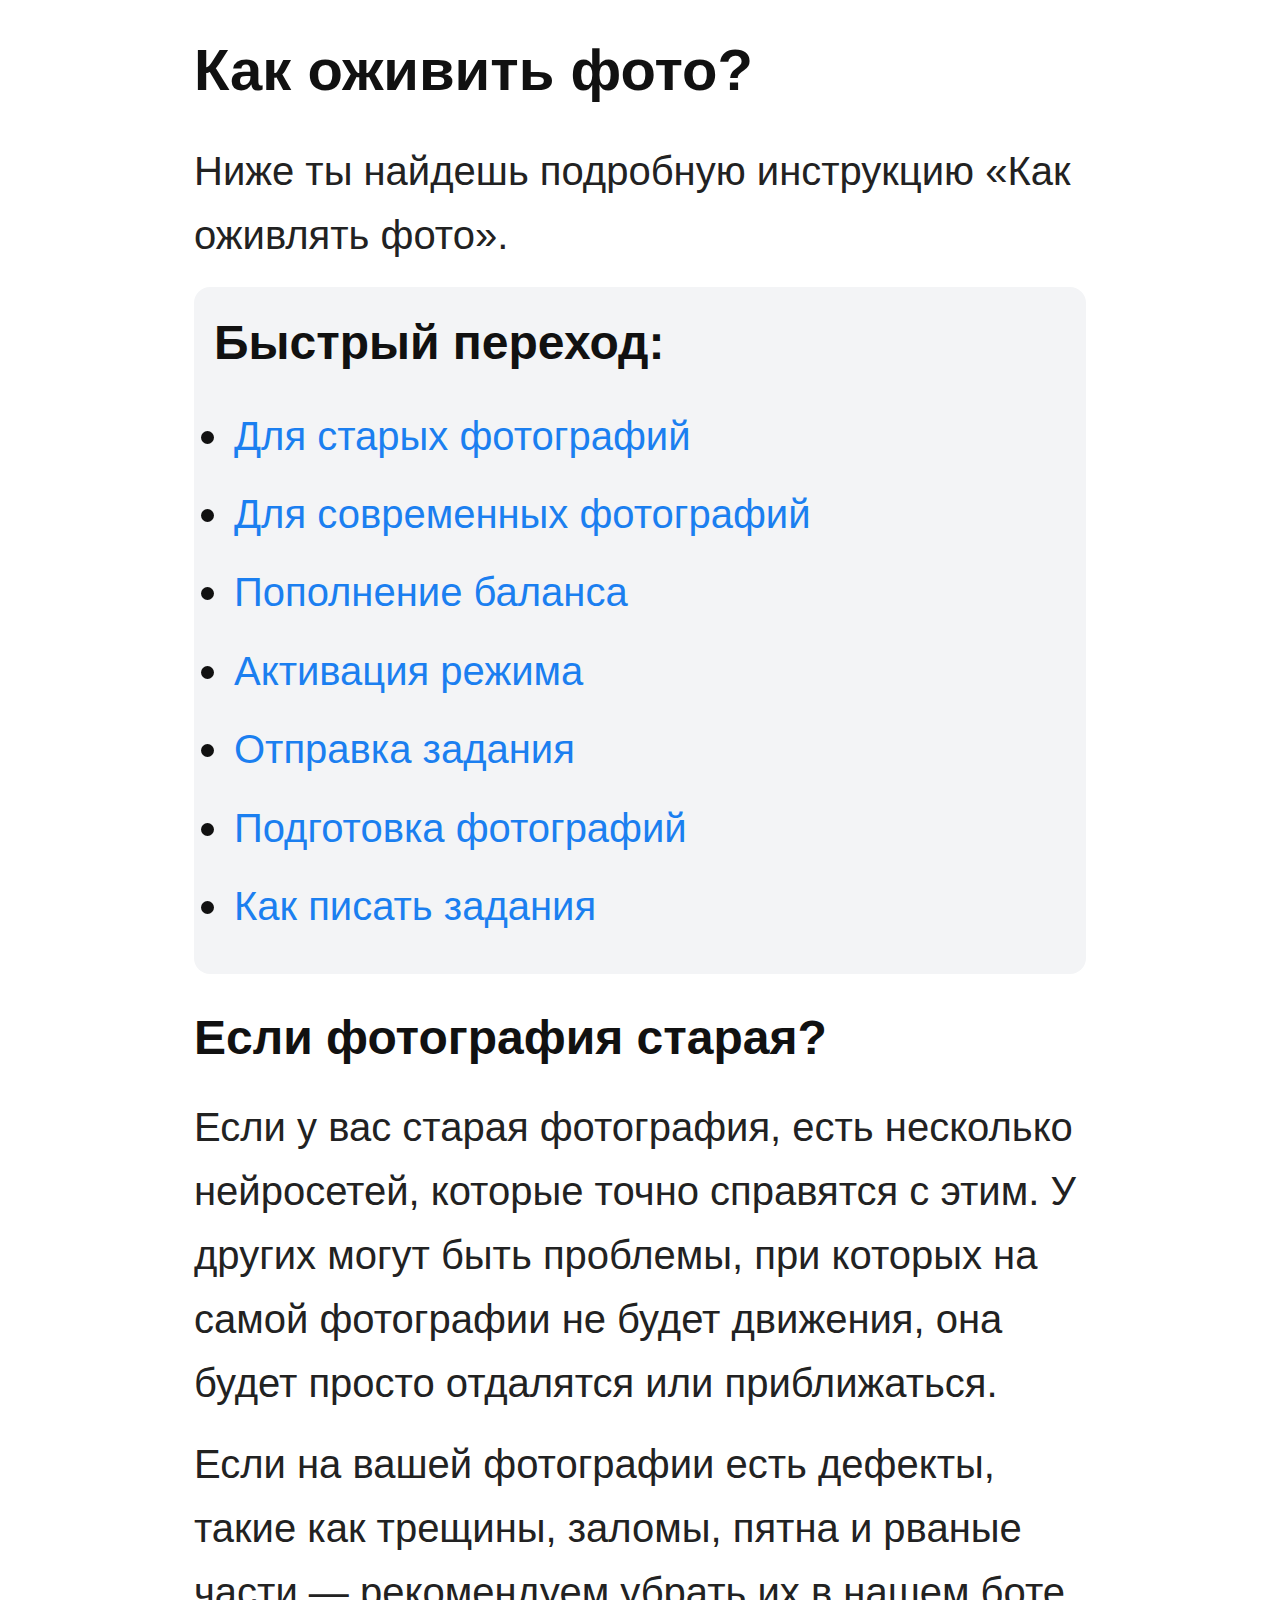
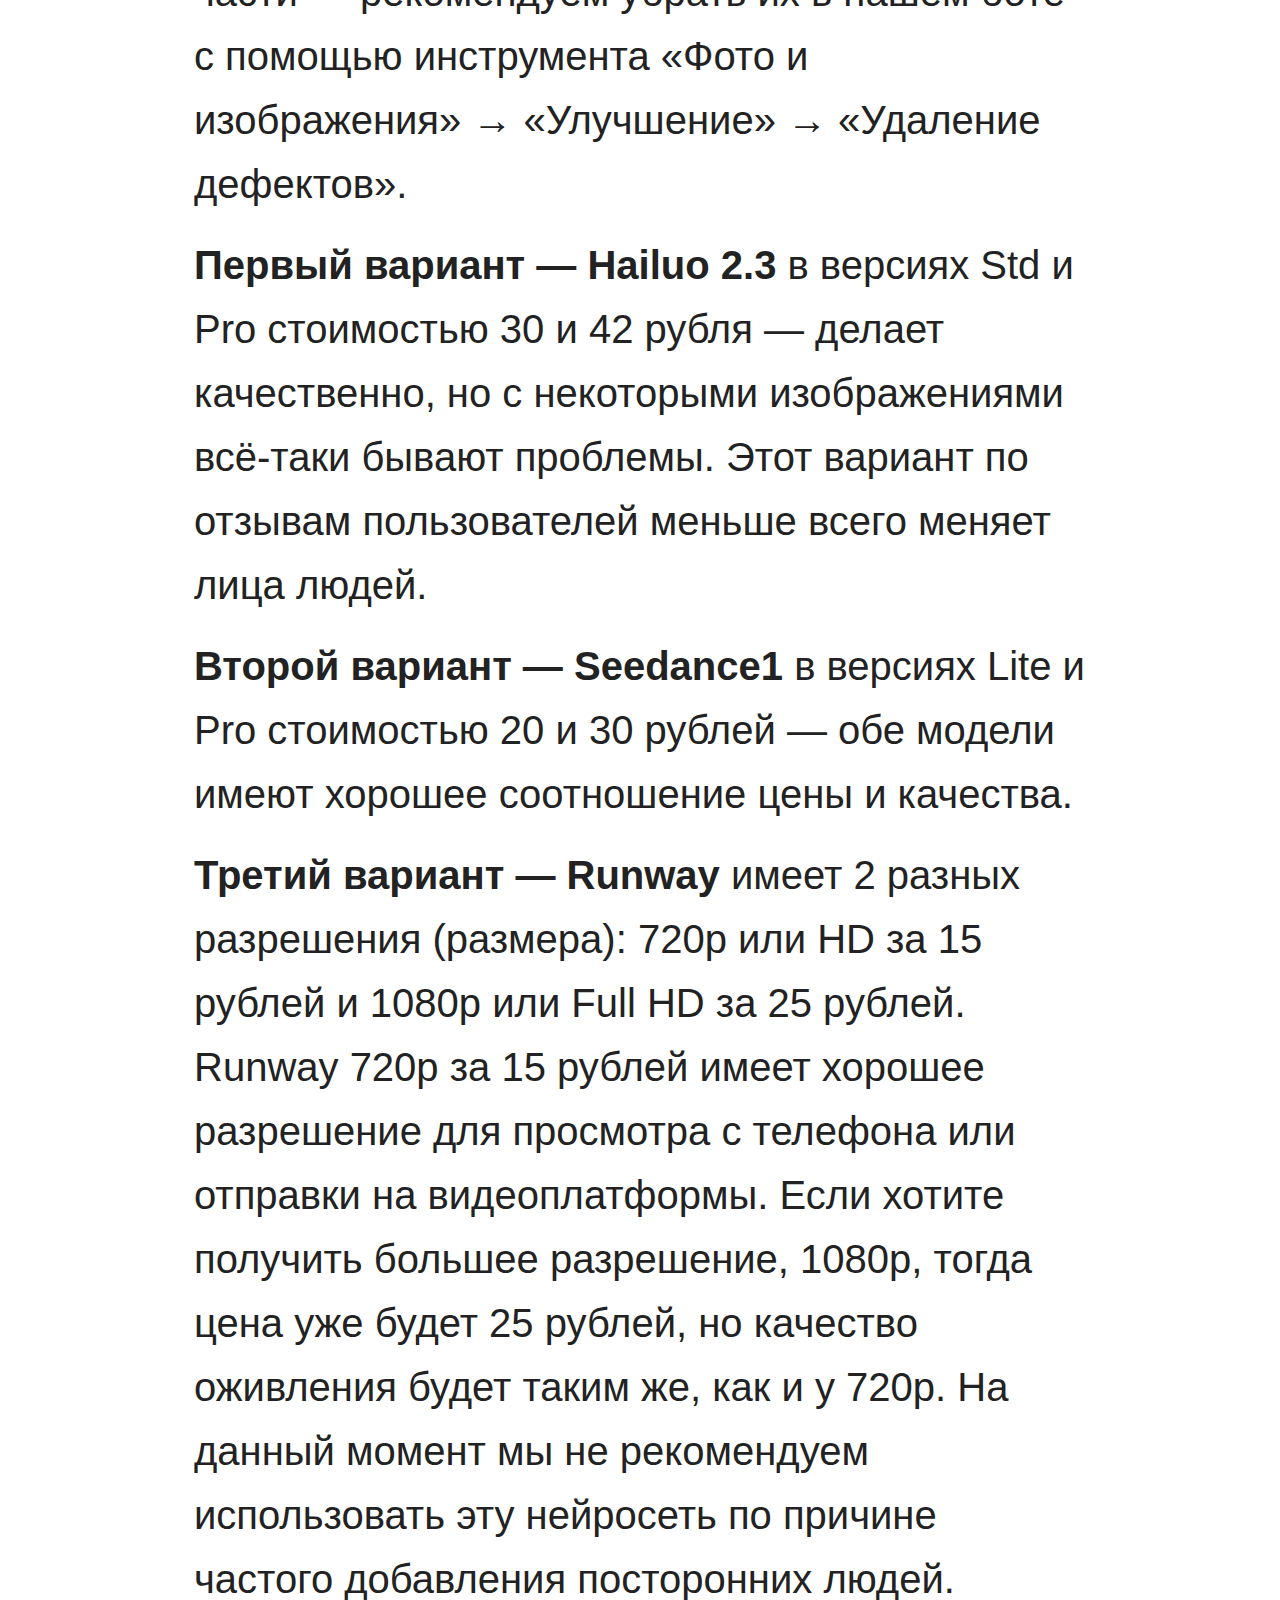
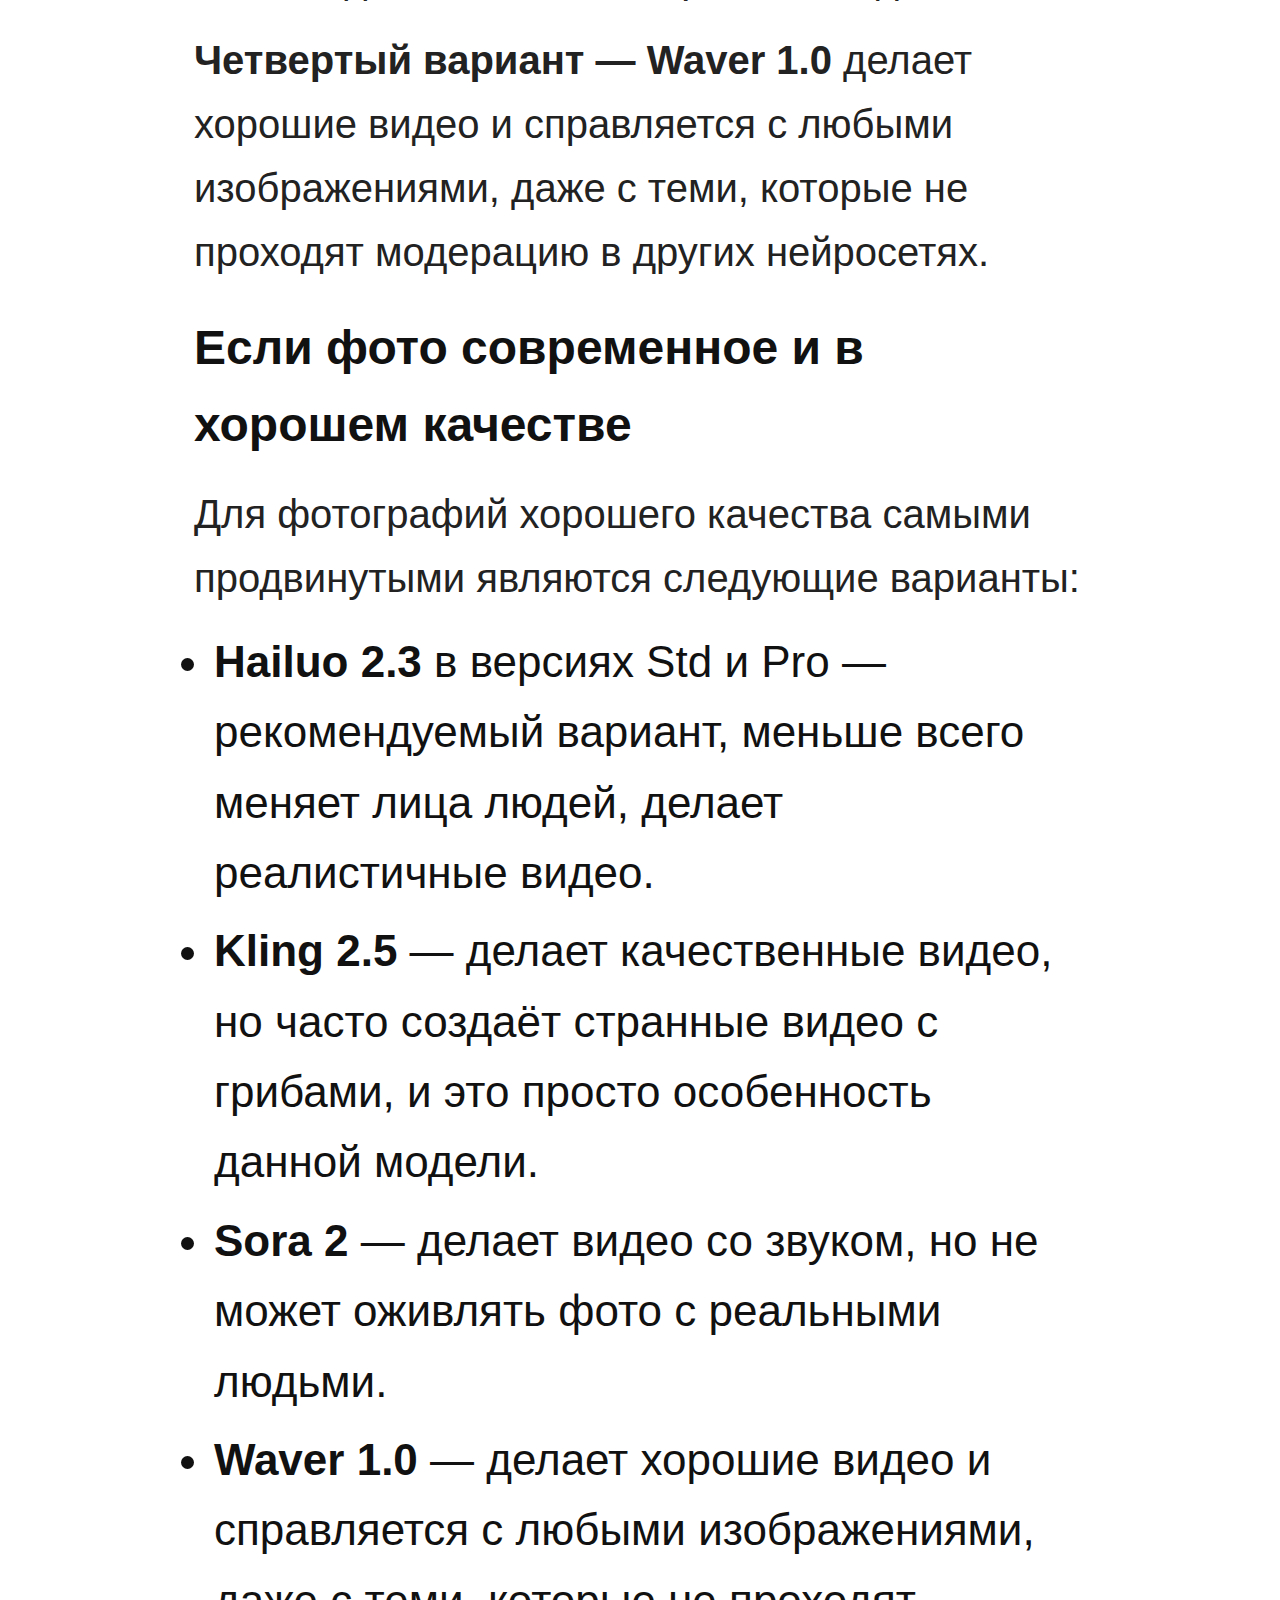
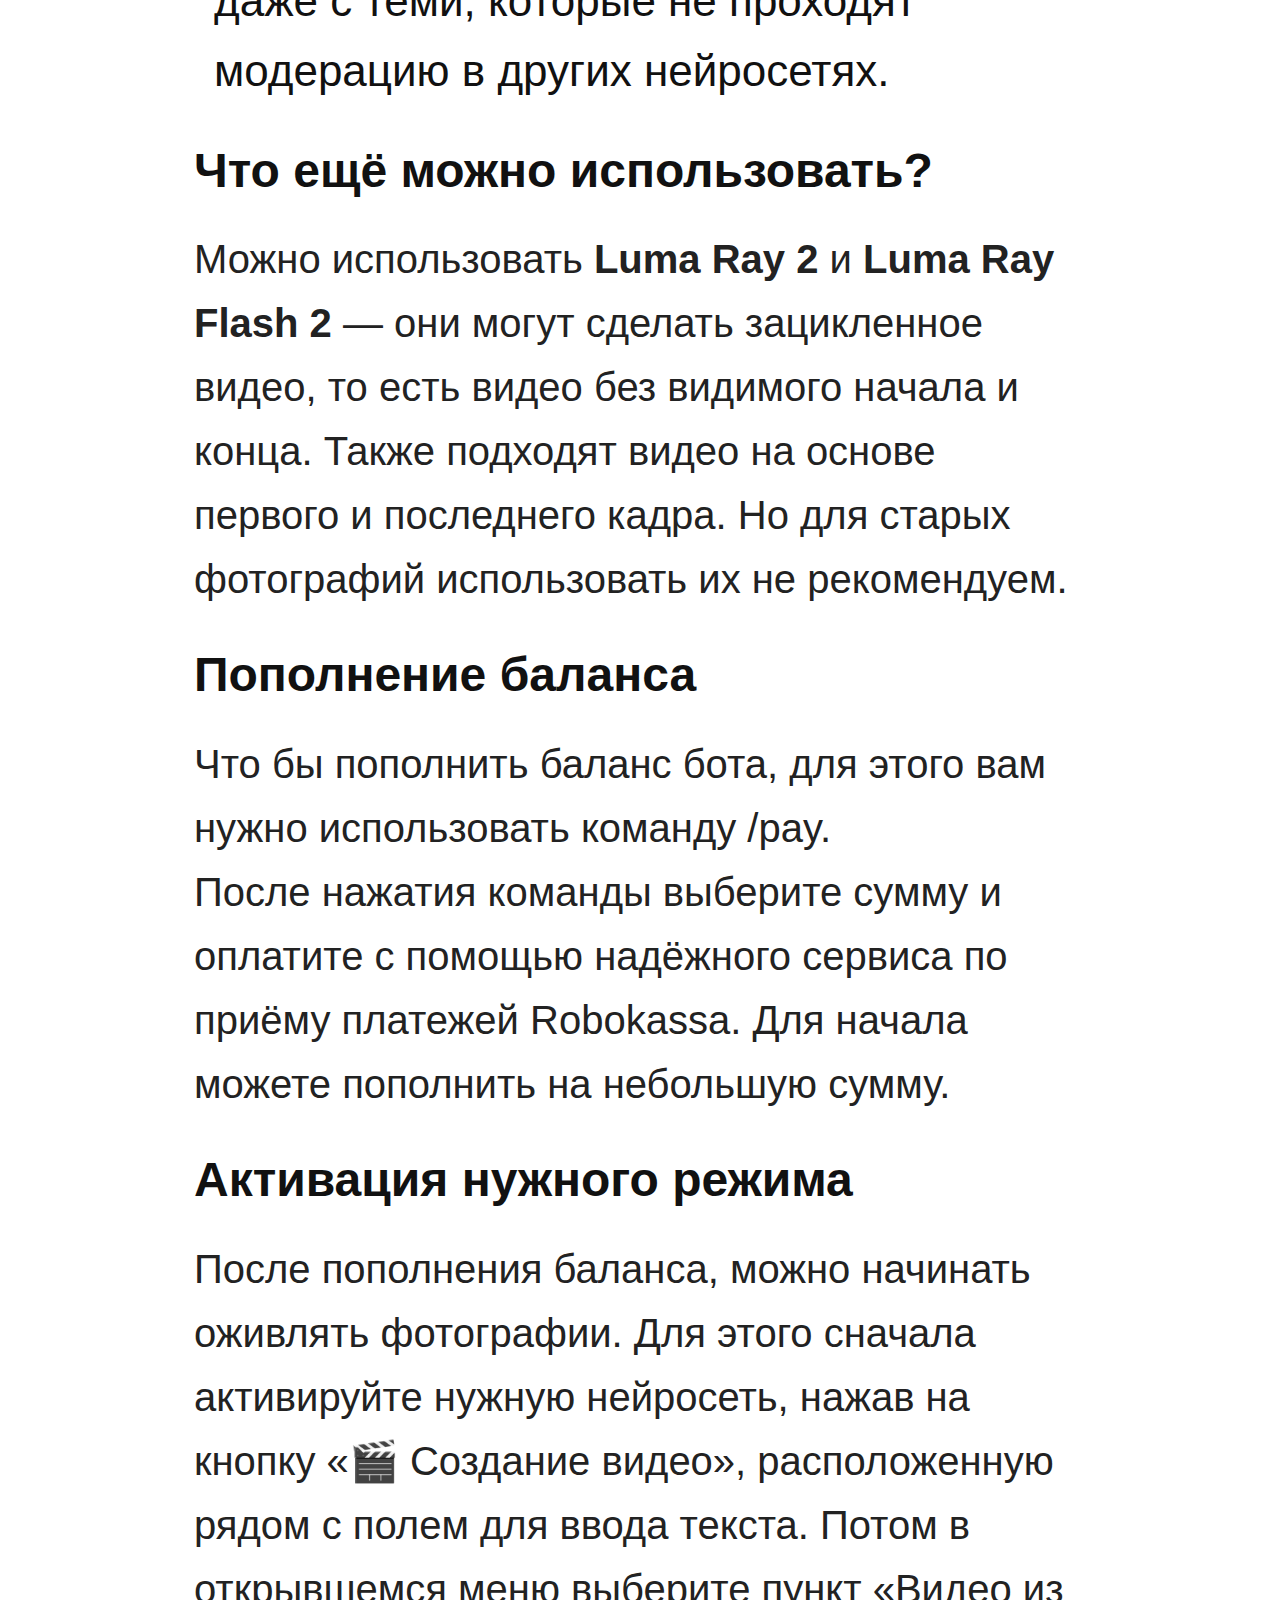
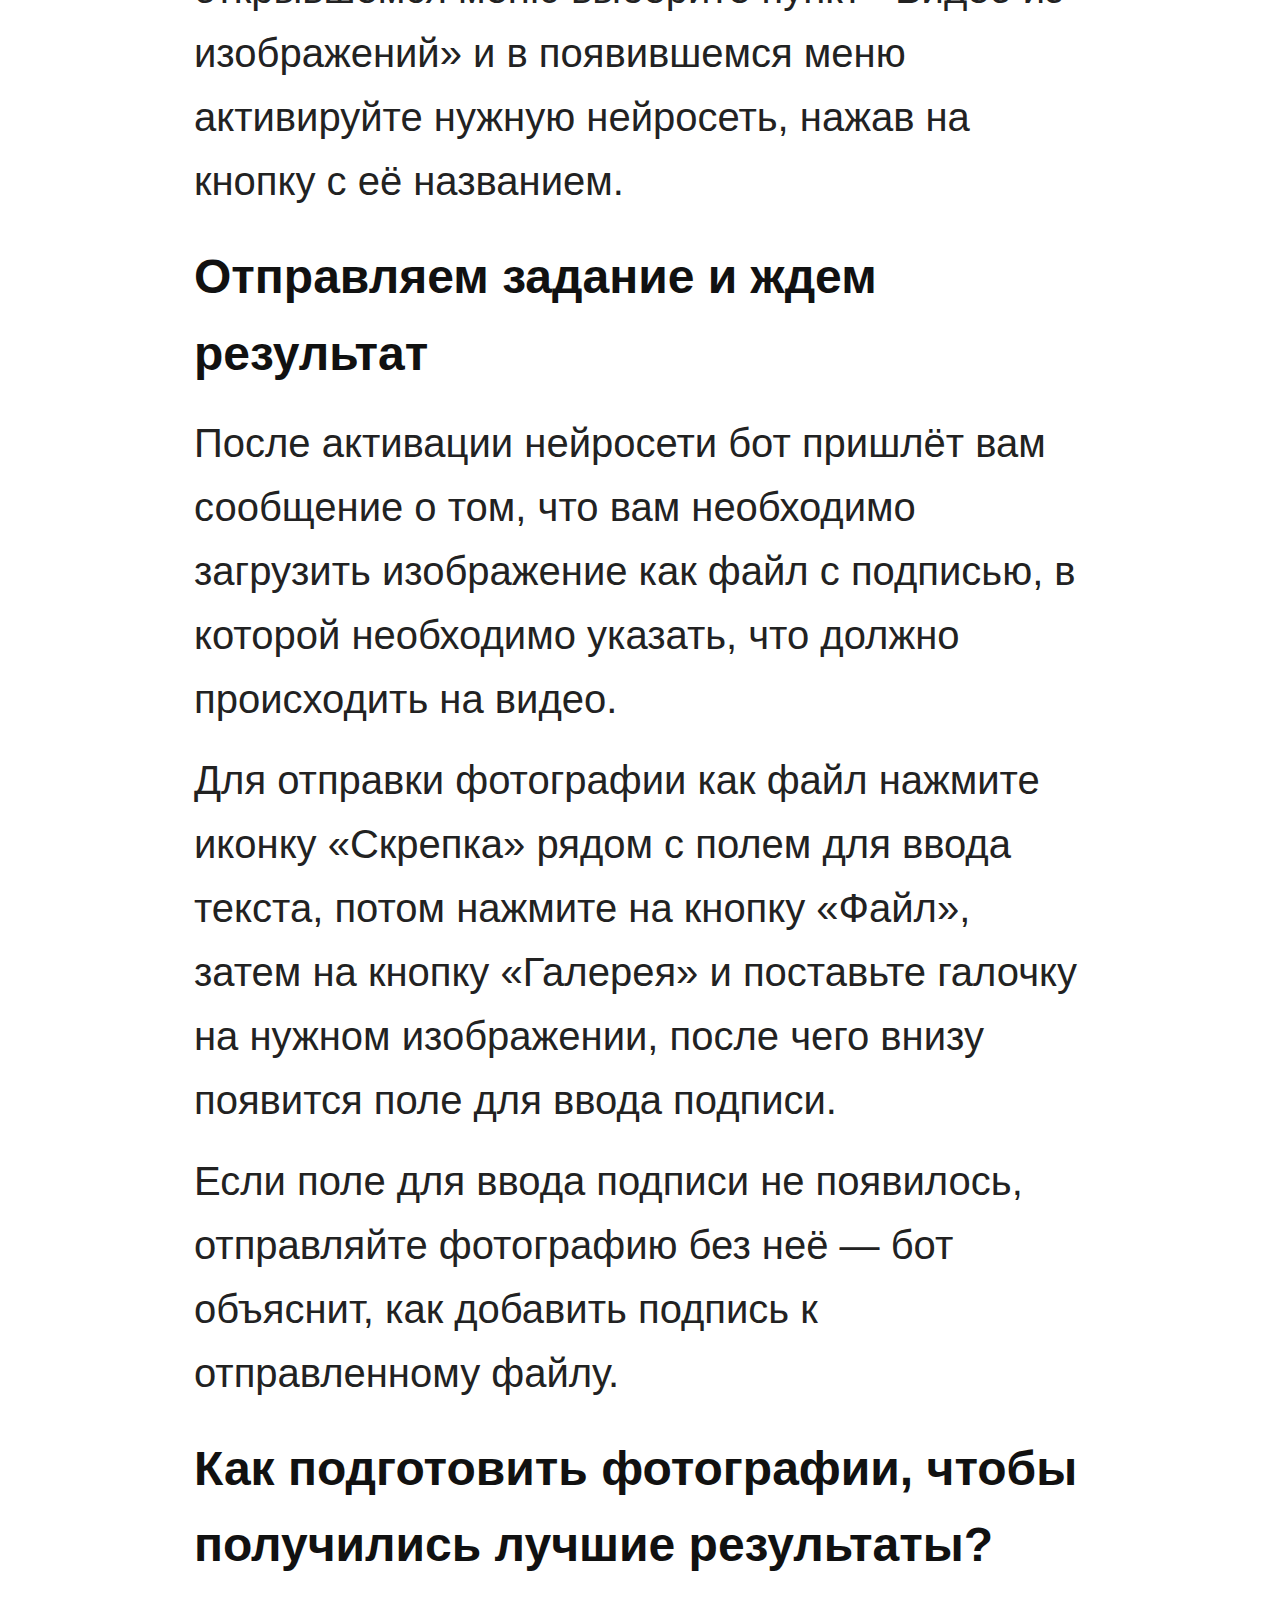
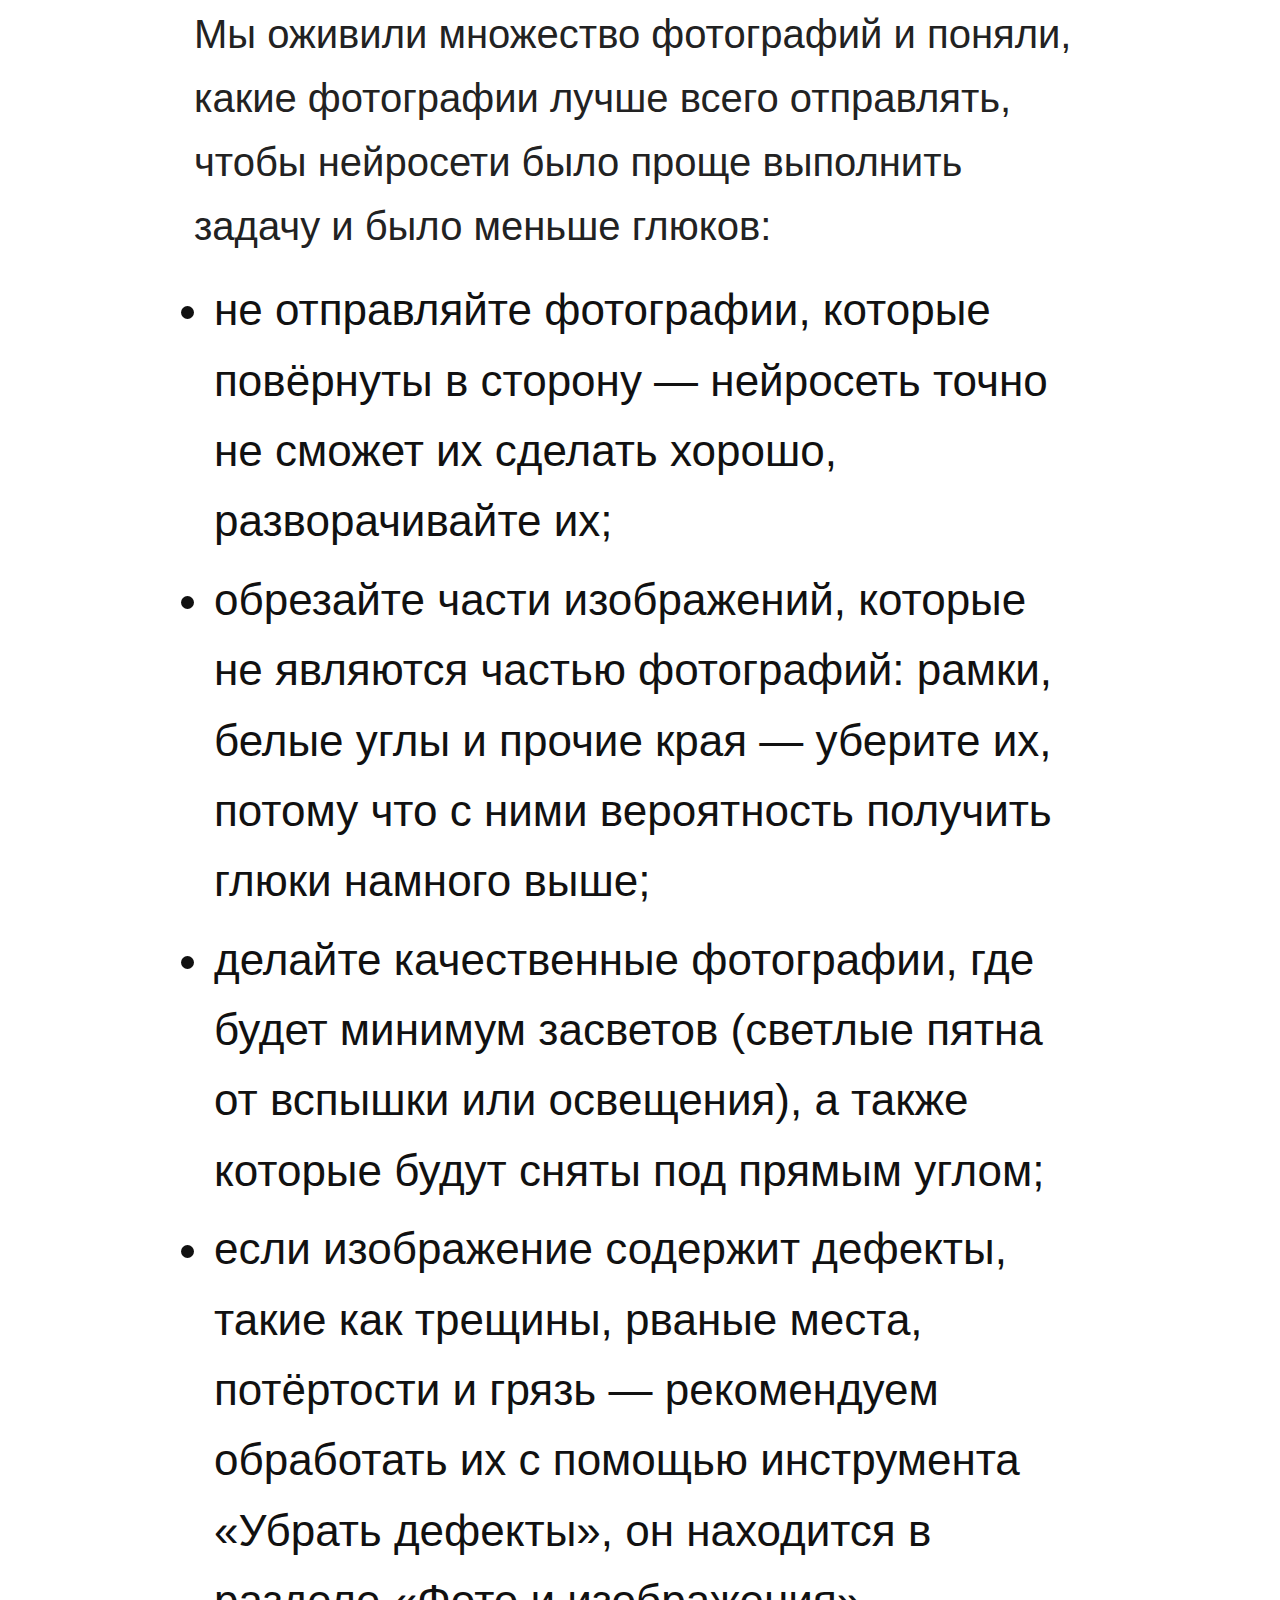
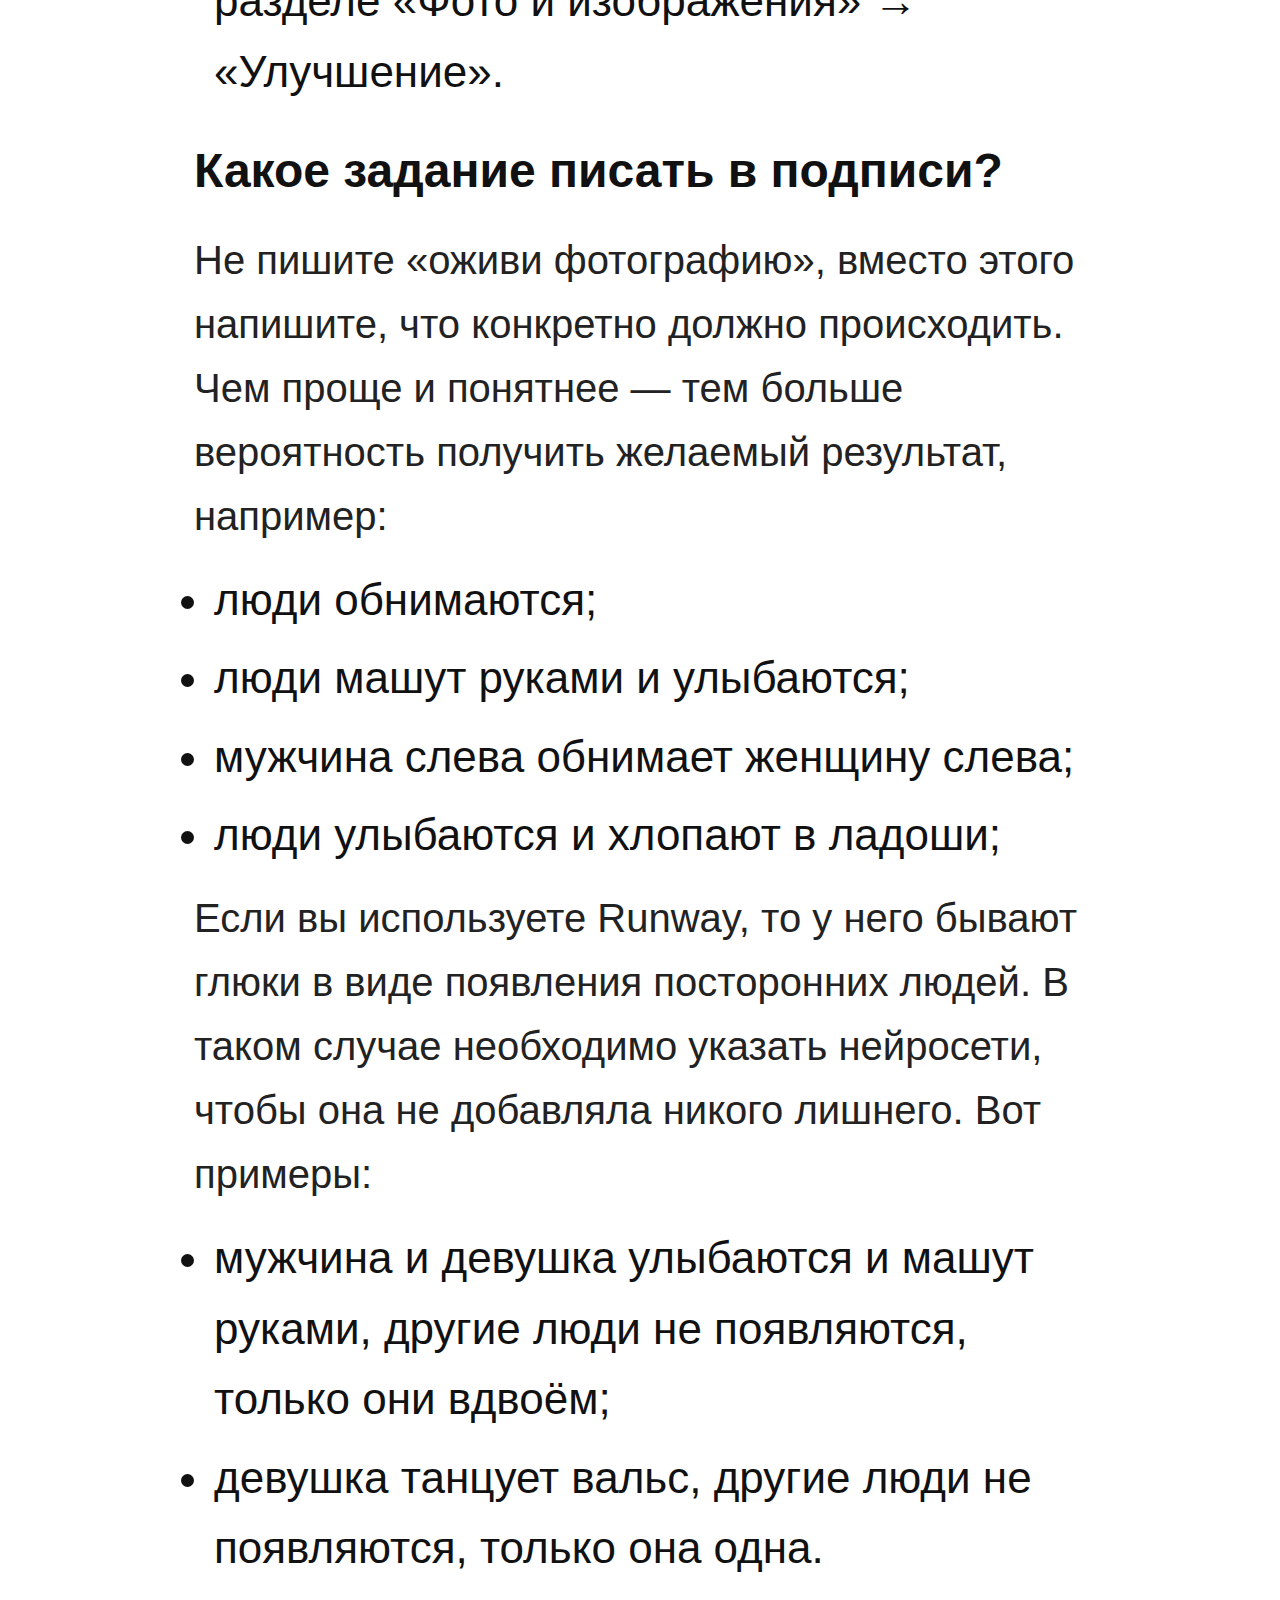
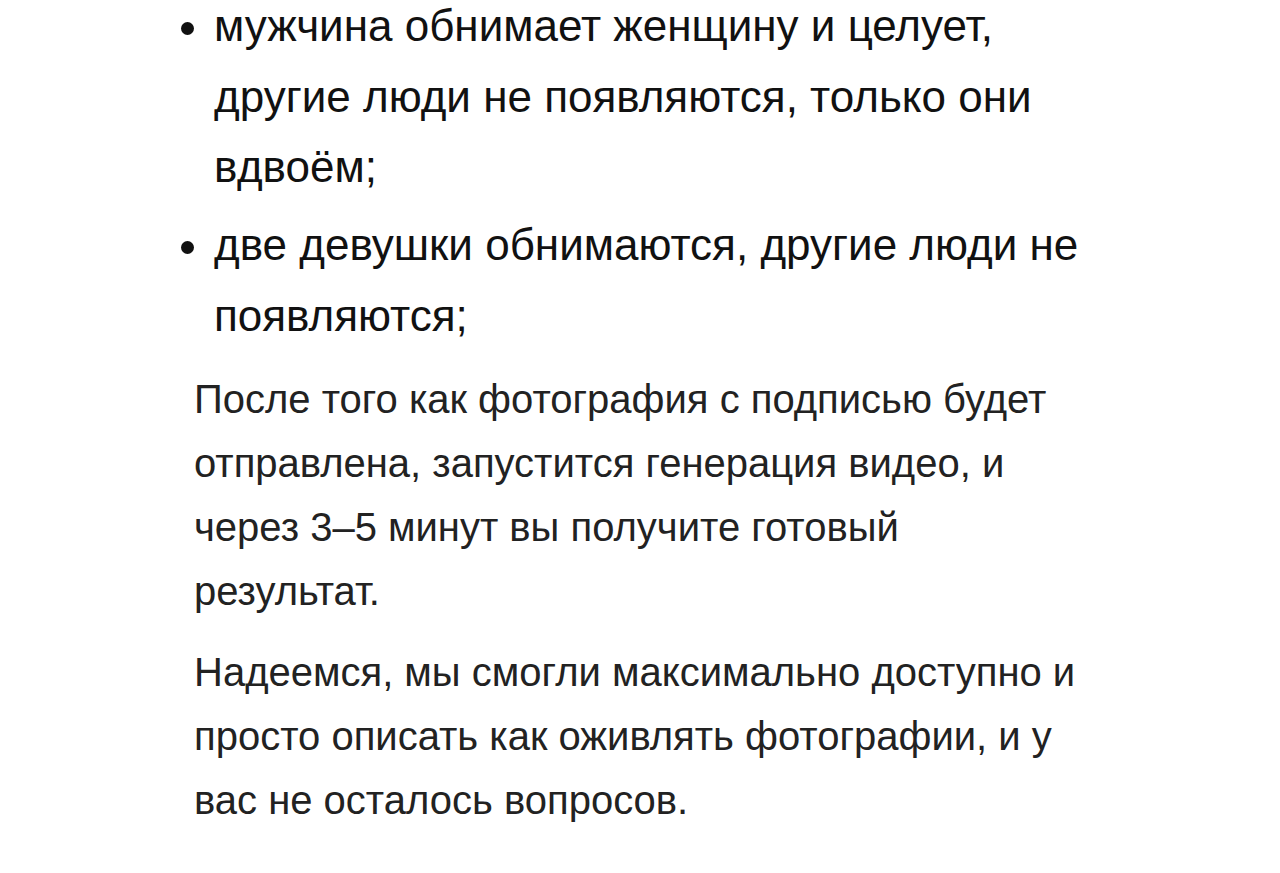
<file: guides/live-photo.html>
<!DOCTYPE html>
<html lang="ru">
<head>
    <meta charset="UTF-8">
    <title>Оживление фото — 100Нейро</title>
    <script src="https://telegram.org/js/telegram-web-app.js"></script>
    <link rel="stylesheet" href="/assets/styles.css">
</head>

<body>

<h1>Как оживить фото?</h1>

<p>
    Ниже ты найдешь подробную инструкцию «Как оживлять фото».
</p>

<div class="card">
    <h3>Быстрый переход:</h3>

    <ul>
        <li><a href="#old">Для старых фотографий</a></li>
        <li><a href="#new">Для современных фотографий</a></li>
        <li><a href="#balance">Пополнение баланса</a></li>
        <li><a href="#activation">Активация режима</a></li>
        <li><a href="#send">Отправка задания</a></li>
        <li><a href="#prepare-photo">Подготовка фотографий</a></li>
        <li><a href="#write-task">Как писать задания</a></li>
    </ul>
</div>


<h2 id="old">Если фотография старая?</h2>
<p>
    Если у вас старая фотография, есть несколько нейросетей, которые точно справятся с этим. У других могут быть проблемы, при которых на самой фотографии не будет движения, она будет просто отдалятся или приближаться.
</p>
<p>
    Если на вашей фотографии есть дефекты, такие как трещины, заломы, пятна и рваные части — рекомендуем убрать их в нашем боте с помощью инструмента «Фото и изображения» → «Улучшение» → «Удаление дефектов».
</p>
<p>
    <b>Первый вариант — Hailuo 2.3</b> в версиях Std и Pro стоимостью 30 и 42 рубля — делает качественно, но с некоторыми изображениями всё-таки бывают проблемы. Этот вариант по отзывам пользователей меньше всего меняет лица людей.
</p>
<p>
    <b>Второй вариант — Seedance1</b> в версиях Lite и Pro стоимостью 20 и 30 рублей — обе модели имеют хорошее соотношение цены и качества.
</p>
<p>
    <b>Третий вариант — Runway</b> имеет 2 разных разрешения (размера): 720p или HD за 15 рублей и 1080p или Full HD за 25 рублей.
Runway 720p за 15 рублей имеет хорошее разрешение для просмотра с телефона или отправки на видеоплатформы. Если хотите получить большее разрешение, 1080p, тогда цена уже будет 25 рублей, но качество оживления будет таким же, как и у 720p. На данный момент мы не рекомендуем использовать эту нейросеть по причине частого добавления посторонних людей.
</p>
<p>
    <b>Четвертый вариант — Waver 1.0</b> делает хорошие видео и справляется с любыми изображениями, даже с теми, которые не проходят модерацию в других нейросетях.
</p>

<h2 id="new">Если фото современное и в хорошем качестве</h2>
<p>
    Для фотографий хорошего качества самыми продвинутыми являются следующие варианты:
</p>
<ul>
    <li><b>Hailuo 2.3</b> в версиях Std и Pro — рекомендуемый вариант, меньше всего меняет лица людей, делает реалистичные видео.</li>

    <li><b>Kling 2.5</b> — делает качественные видео, но часто создаёт странные видео с грибами, и это просто особенность данной модели.</li>

    <li><b>Sora 2</b> — делает видео со звуком, но не может оживлять фото с реальными людьми.</li>

    <li><b>Waver 1.0</b> — делает хорошие видео и справляется с любыми изображениями, даже с теми, которые не проходят модерацию в других нейросетях.</li>
</ul>

<h2>Что ещё можно использовать?</h2>

<p>
Можно использовать <b>Luma Ray 2</b> и <b>Luma Ray Flash 2</b> — они могут сделать зацикленное видео, то есть видео без видимого начала и конца.
Также подходят видео на основе первого и последнего кадра. Но для старых фотографий использовать их не рекомендуем.
</p>

<h2 id="balance">Пополнение баланса</h2>
<p>
    Что бы пополнить баланс бота, для этого вам нужно использовать команду /pay.
    <br>После нажатия команды выберите сумму и оплатите с помощью надёжного сервиса по приёму платежей Robokassa. Для начала можете пополнить на небольшую сумму.
</p>

<h2 id="activation">Активация нужного режима</h2>
<p>После пополнения баланса, можно начинать оживлять фотографии. Для этого сначала активируйте нужную нейросеть, нажав на кнопку «🎬 Создание видео», расположенную рядом с полем для ввода текста. Потом в открывшемся меню выберите пункт «Видео из изображений» и в появившемся меню активируйте нужную нейросеть, нажав на кнопку с её названием.</p>

<h2 id="send">Отправляем задание и ждем результат</h2>
<p>
    После активации нейросети бот пришлёт вам сообщение о том, что вам необходимо загрузить изображение как файл с подписью, в которой необходимо указать, что должно происходить на видео.
</p>
<p>
    Для отправки фотографии как файл нажмите иконку «Скрепка» рядом с полем для ввода текста, потом нажмите на кнопку «Файл», затем на кнопку «Галерея» и поставьте галочку на нужном изображении, после чего внизу появится поле для ввода подписи.
</p>
<p>
    Если поле для ввода подписи не появилось, отправляйте фотографию без неё — бот объяснит, как добавить подпись к отправленному файлу.
</p>
<h2 id="prepare-photo">Как подготовить фотографии, чтобы получились лучшие результаты?</h2>
<p>
    Мы оживили множество фотографий и поняли, какие фотографии лучше всего отправлять, чтобы нейросети было проще выполнить задачу и было меньше глюков:
</p>
<ul>
    <li>не отправляйте фотографии, которые повёрнуты в сторону — нейросеть точно не сможет их сделать хорошо, разворачивайте их;</li>

    <li>обрезайте части изображений, которые не являются частью фотографий: рамки, белые углы и прочие края — уберите их, потому что с ними вероятность получить глюки намного выше;</li>

    <li>делайте качественные фотографии, где будет минимум засветов (светлые пятна от вспышки или освещения), а также которые будут сняты под прямым углом;</li>

    <li>если изображение содержит дефекты, такие как трещины, рваные места, потёртости и грязь — рекомендуем обработать их с помощью инструмента «Убрать дефекты», он находится в разделе «Фото и изображения» → «Улучшение».</li>
</ul>

<h2 id="write-task">Какое задание писать в подписи?</h2>
<p>
    Не пишите «оживи фотографию», вместо этого напишите, что конкретно должно происходить. Чем проще и понятнее — тем больше вероятность получить желаемый результат, например:
</p>
<ul>
    <li>люди обнимаются;</li>

    <li>люди машут руками и улыбаются;</li>

    <li>мужчина слева обнимает женщину слева;</li>

    <li>люди улыбаются и хлопают в ладоши;</li>

</ul>

<p>
    Если вы используете Runway, то у него бывают глюки в виде появления посторонних людей. В таком случае необходимо указать нейросети, чтобы она не добавляла никого лишнего. Вот примеры:
</p>
<ul>
    <li>мужчина и девушка улыбаются и машут руками, другие люди не появляются, только они вдвоём;</li>

    <li>девушка танцует вальс, другие люди не появляются, только она одна.</li>

    <li>мужчина обнимает женщину и целует, другие люди не появляются, только они вдвоём;</li>

    <li>две девушки обнимаются, другие люди не появляются;</li>

</ul>

<p>
    После того как фотография с подписью будет отправлена, запустится генерация видео, и через 3–5 минут вы получите готовый результат.
</p>

<p>
    Надеемся, мы смогли максимально доступно и просто описать как оживлять фотографии, и у вас не осталось вопросов.
</p>


</body>
</html>
</file>
<file: assets/styles.css>
/* =========================================================
   БАЗОВЫЕ НАСТРОЙКИ
   ========================================================= */

/* Фиксируем базовый размер текста → единообразие iOS/Android/Windows */
html {
    font-size: 16px !important;
}

/* Сброс стилей браузера */
* {
    margin: 0;
    padding: 0;
    box-sizing: border-box;
}

/* =========================================================
   ОСНОВНОЙ МАКЕТ
   ========================================================= */
body {
    font-family: -apple-system, BlinkMacSystemFont, "Segoe UI", Roboto, Helvetica, Arial, sans-serif;
    background-color: #ffffff;
    color: #111;
    font-size: 2.75rem;       /* ~44px */
    line-height: 1.6;
    padding: 1.5rem;          /* вместо 22px */
    max-width: 58.75rem;      /* 940px */
    margin: 0 auto;
}

/* =========================================================
   ЗАГОЛОВКИ
   ========================================================= */

h1 {
    font-size: 3.625rem;   /* ~58px */
    font-weight: 700;
    margin-bottom: 1.375rem;
}

h2 {
    font-size: 3rem;       /* ~48px */
    font-weight: 700;
    margin-top: 1.625rem;
    margin-bottom: 1.125rem;
}

h3 {
    font-size: 3rem;       /* ~48px */
    font-weight: 600;
    margin-bottom: 1.125rem;
}

/* =========================================================
   ТЕКСТ
   ========================================================= */

p {
    font-size: 2.5rem;     /* ~40px */
    color: #222;
    margin-bottom: 1.0625rem;
}

/* =========================================================
   ССЫЛКИ
   ========================================================= */

a {
    font-size: 2.5rem;     /* ~40px */
    color: #1b7ff0;
    text-decoration: none;
}

a:hover {
    text-decoration: underline;
}

/* =========================================================
   СПИСКИ
   ========================================================= */

ul {
    margin-left: 1.25rem;
    margin-bottom: 1rem;
}

li {
    margin-bottom: 0.5rem;
}

/* =========================================================
   КАРТОЧКИ
   ========================================================= */

.card {
    background: #f3f4f6;
    border-radius: 1rem;
    padding: 1.125rem 1.25rem;
    margin: 1.25rem 0;
}

/* =========================================================
   ТЕГИ (например маленькие серые лейблы)
   ========================================================= */

.tag {
    display: inline-block;
    font-size: 0.9375rem;   /* 15px */
    background: #eef0f3;
    padding: 0.375rem 0.75rem;
    border-radius: 10px;
    margin-bottom: 0.875rem;
    color: #333;
}

/* =========================================================
   ИЗОБРАЖЕНИЯ
   ========================================================= */

img {
    width: 100%;          /* фиксированная ширина */
    max-width: 100%;      /* не выходить за рамки */
    border-radius: 14px;
    margin: 16px 0;
    display: block;       /* чтобы отступы работали одинаково */
}


/* === Масштаб для Android и Windows (уменьшаем гигантские шрифты) === */
.android-scale {
    transform: scale(0.4);
    transform-origin: top left;
    width: 290%;
}
</file>
